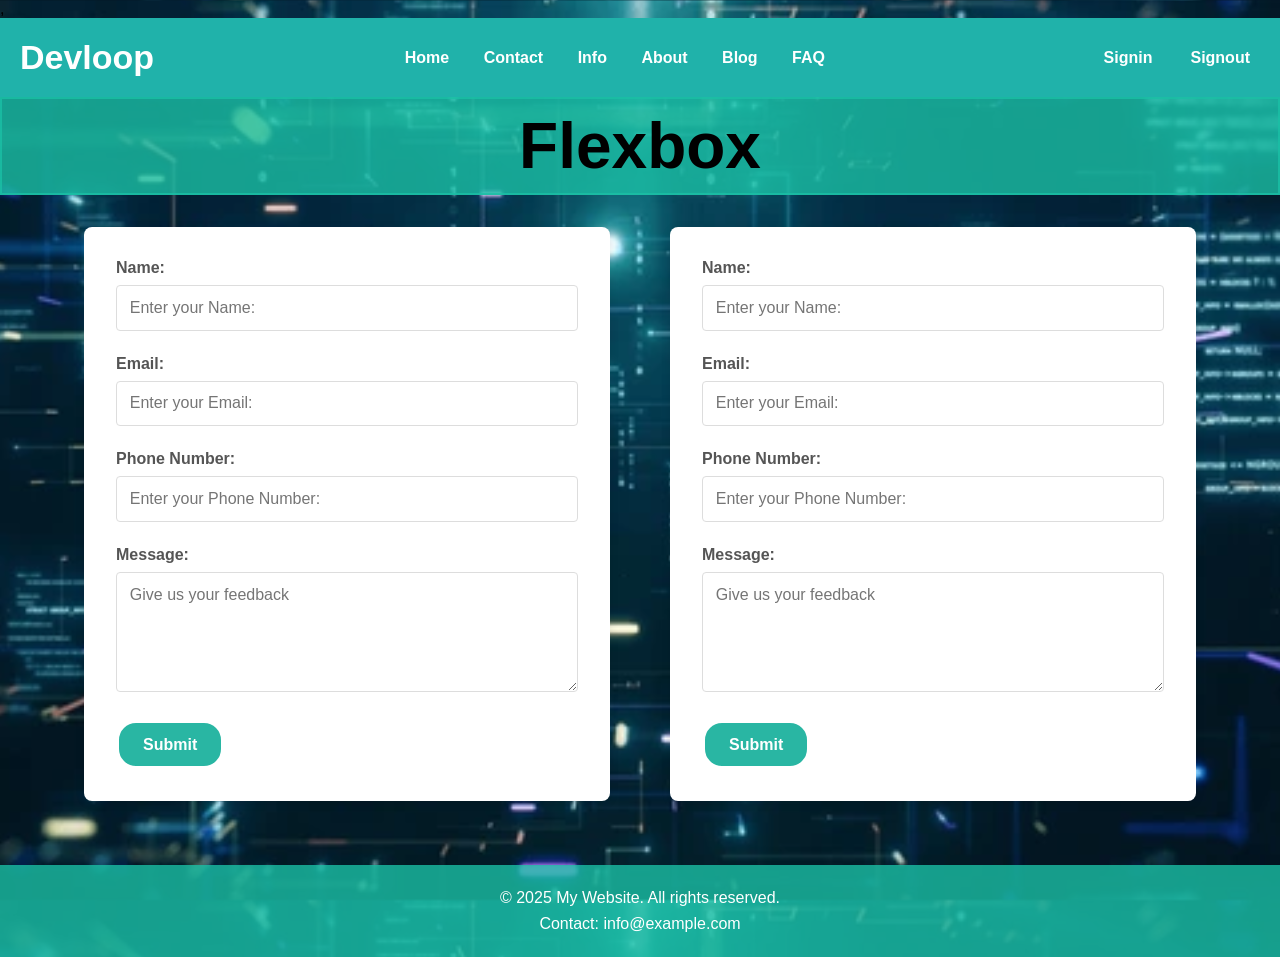
<file: Day 3 Practice/Task/index.html>
<!DOCTYPE html>
<html lang="en">
<head>
    <meta charset="UTF-8">
    <meta name="viewport" content="width=device-width, initial-scale=1.0">
    <title>Day 3</title>
    <link rel="stylesheet" href="style.css">
</head>
<body>,
    <body class="back-image"></body>

    <div class="navbar">
        <a href="#" class="logo">Devloop</a>

        <div class="navlinks">
            <a href="#" class="link" >Home</a>
            <a href="#" class="link" >Contact</a>
            <a href="#" class="link" >Info</a>
            <a href="#" class="link" >About</a>
            <a href="#" class="link" >Blog</a>
            <a href="#" class="link" >FAQ</a>
        </div>

        <div class="useroption">
            <a href="#">Signin</a>
            <a href="#">Signout</a>
        </div>
    </div>


    <header class="head">
        <h1>Flexbox</h1>
    </header>

    <main class="container">
        <section class="sectionflex"> 
        <section class="contact-form">
        <form action="#" method="post">
        <div class="form-group">
            <label for="name">Name:</label>
            <input type="text" id="name" name="name" placeholder="Enter your Name:" required>
        </div>

        <div class="form-group">
            <label for="email">Email:</label>
            <input type="email" id="email" name="email" placeholder="Enter your Email:" required>
        </div>

        <div class="form-group">
            <label for="number">Phone Number:</label>
            <input onsubmit="phoneNumber()" type="text" id="number" name="number" placeholder="Enter your Phone Number:" required>
        </div>

        <div class="form-group">
            <label for="message">Message:</label>
            <textarea id="message" name="message" rows="5" placeholder="Give us your feedback" required></textarea>
        </div>
        <button type="submit" class="submit-btn">Submit</button>
      </form>
    </section>

    <section class="contact-form">
        <form action="#" method="post">
        <div class="form-group">
            <label for="name">Name:</label>
            <input type="text" id="name" name="name" placeholder="Enter your Name:" required>
        </div>

        <div class="form-group">
            <label for="email">Email:</label>
            <input type="email" id="email" name="email" placeholder="Enter your Email:" required>
        </div>

        <div class="form-group">
            <label for="number">Phone Number:</label>
            <input type="text" id="number" name="number" placeholder="Enter your Phone Number:" required>
        </div>

        <div class="form-group">
            <label for="message">Message:</label>
            <textarea id="message" name="message" rows="5" placeholder="Give us your feedback" required></textarea>
        </div>
        <button onclick="submitForm()" type="submit" class="submit-btn">Submit</button>
      </form>
    </section>
</section>
    </main>

    <footer class="site-footer">
        <div class="container">
            <p>&copy; 2025 My Website. All rights reserved.</p>
            <p>Contact: info@example.com</p>
        </div>
    </footer>
    

    <script>
        num = [1, 2, 3, 4, 5, 6, 7, 8, 9]
        function phoneNumber(){
            const phoneNumber = document.getElementById("number").value;
            if(!isNaN(phoneNumber) && phoneNumber.length === 10){
                console.log("Valid phone number entered: " + phoneNumber);
            }
            if(phoneNumber){
                alert("Phone number entered: " + phoneNumber);
            }
            else{ 
                alert("Please enter a phone number in digits.");
            }
        }
    
        function submitForm() {
            alert("Form has been submitted")
        }
    </script>
</body>
</html>
</file>
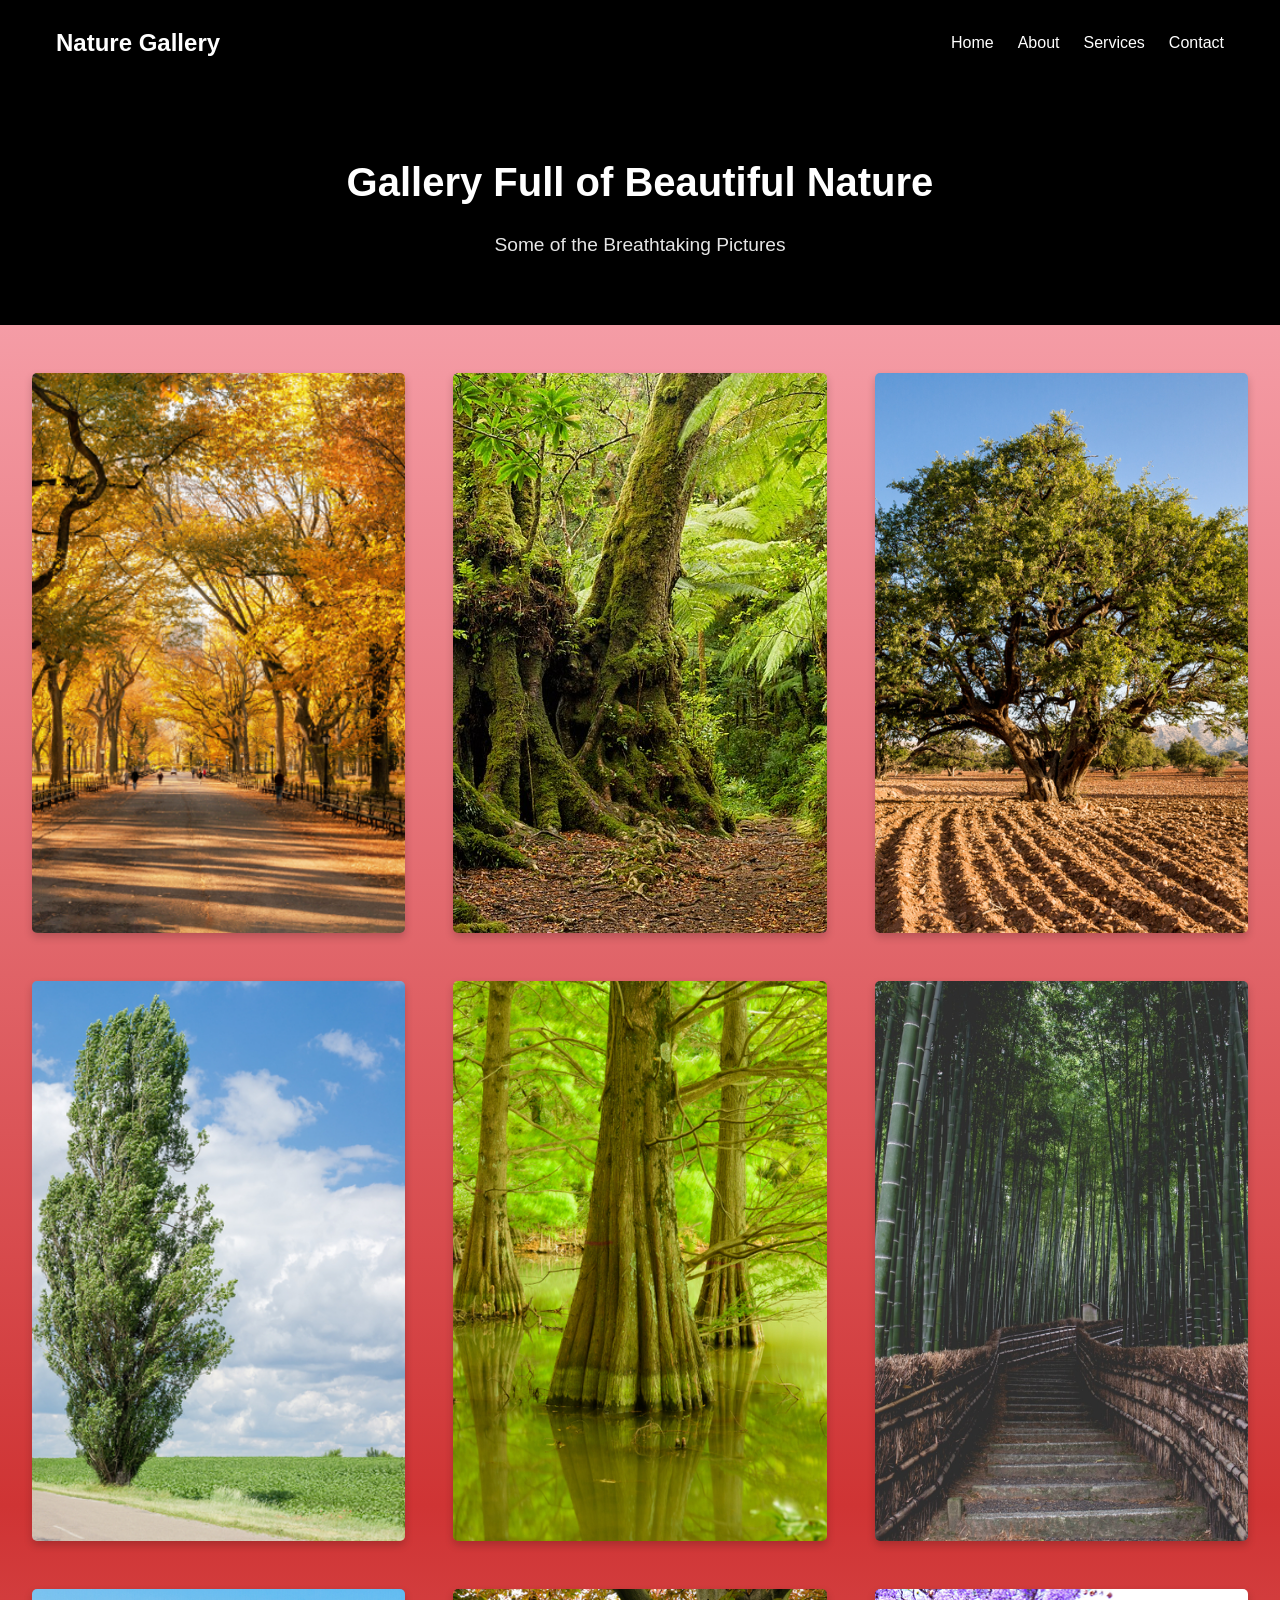
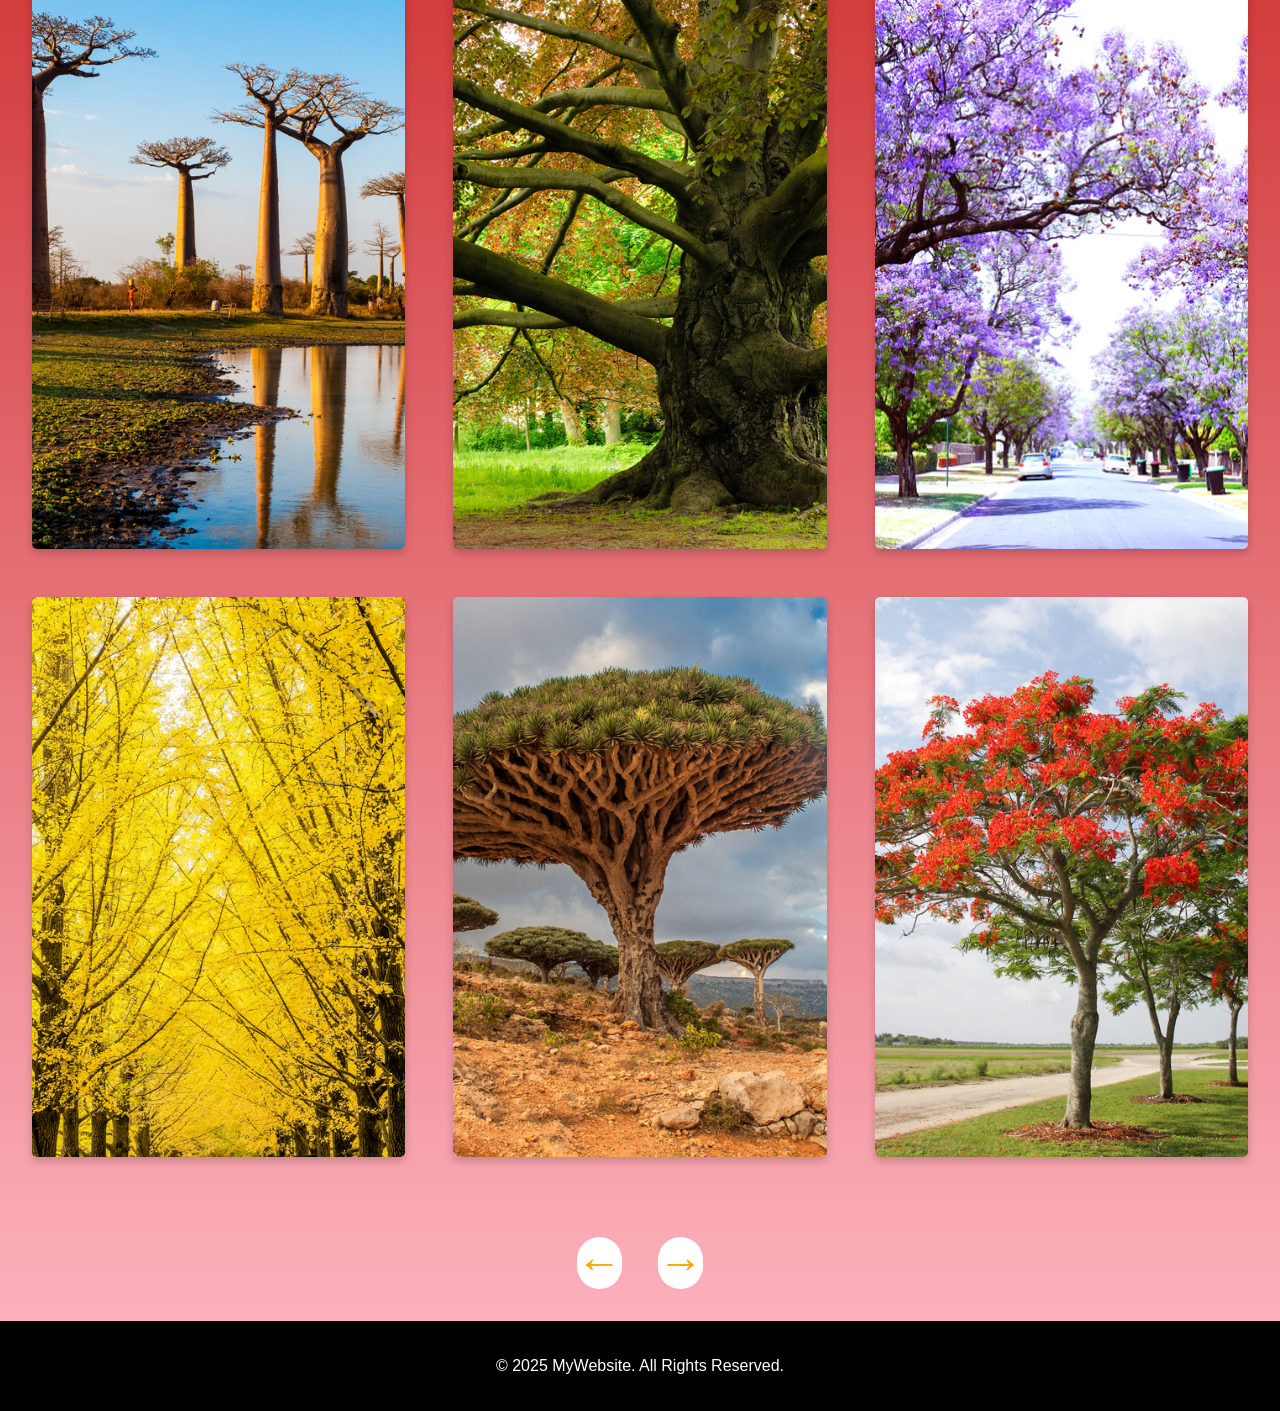
<file: Day 5/Exercise/index.html>
<!DOCTYPE html>
<html lang="en">
<head>
    <meta charset="UTF-8">
    <meta name="viewport" content="width=device-width, initial-scale=1.0">
    <title>Website Layout</title>
    <link rel="stylesheet" href="styles.css">
</head>
<body>

    <nav>
        <div class="nav-container">
            <a href="#" class="logo">Nature Gallery</a>
            <ul class="nav-links">
                <li><a href="#">Home</a></li>
                <li><a href="#">About</a></li>
                <li><a href="#">Services</a></li>
                <li><a href="#">Contact</a></li>
            </ul>
        </div>
    </nav>


    <header>
        <h1>Gallery Full of Beautiful Nature</h1>
        <p>Some of the Breathtaking Pictures</p>
    </header>

    <main>
        <div class="container">
            <div class="containeritem">
                <img src="images/1.jpg" alt="" class="image">
            </div>

            <div class="containeritem">
                <img src="images/2.jpg" alt="" class="image">
            </div>

            <div class="containeritem">
                <img src="images/3.jpg" alt="" class="image">
            </div>

            <div class="containeritem">
                <img src="images/4.jpg" alt="" class="image">
            </div>

            <div class="containeritem">
                <img src="images/5.jpg" alt="" class="image">
            </div>

            <div class="containeritem">
                <img src="images/6.png" alt="" class="image">
            </div>

            <div class="containeritem">
                <img src="images/7.jpg" alt="" class="image">
            </div>

            <div class="containeritem">
                <img src="images/8.jpg" alt="" class="image">
            </div>

            <div class="containeritem">
                <img src="images/9.jpg" alt="" class="image">
            </div>

            <div class="containeritem">
                <img src="images/10.jpg" alt="" class="image">
            </div>

            <div class="containeritem">
                <img src="images/11.jpg" alt="" class="image">
            </div>

            <div class="containeritem">
                <img src="images/12.jpg" alt="" class="image">
            </div>

        </div>
    </main>

    <div class="nextprebtn">
        <button class="previous">&#8592;</button>
        <button class="next">&#8594;</button>
    </div>

    <footer>
        <div class="footer-bottom">
            <p>&copy; 2025 MyWebsite. All Rights Reserved.</p>
        </div>
    </footer>
</body>
</html>
</file>
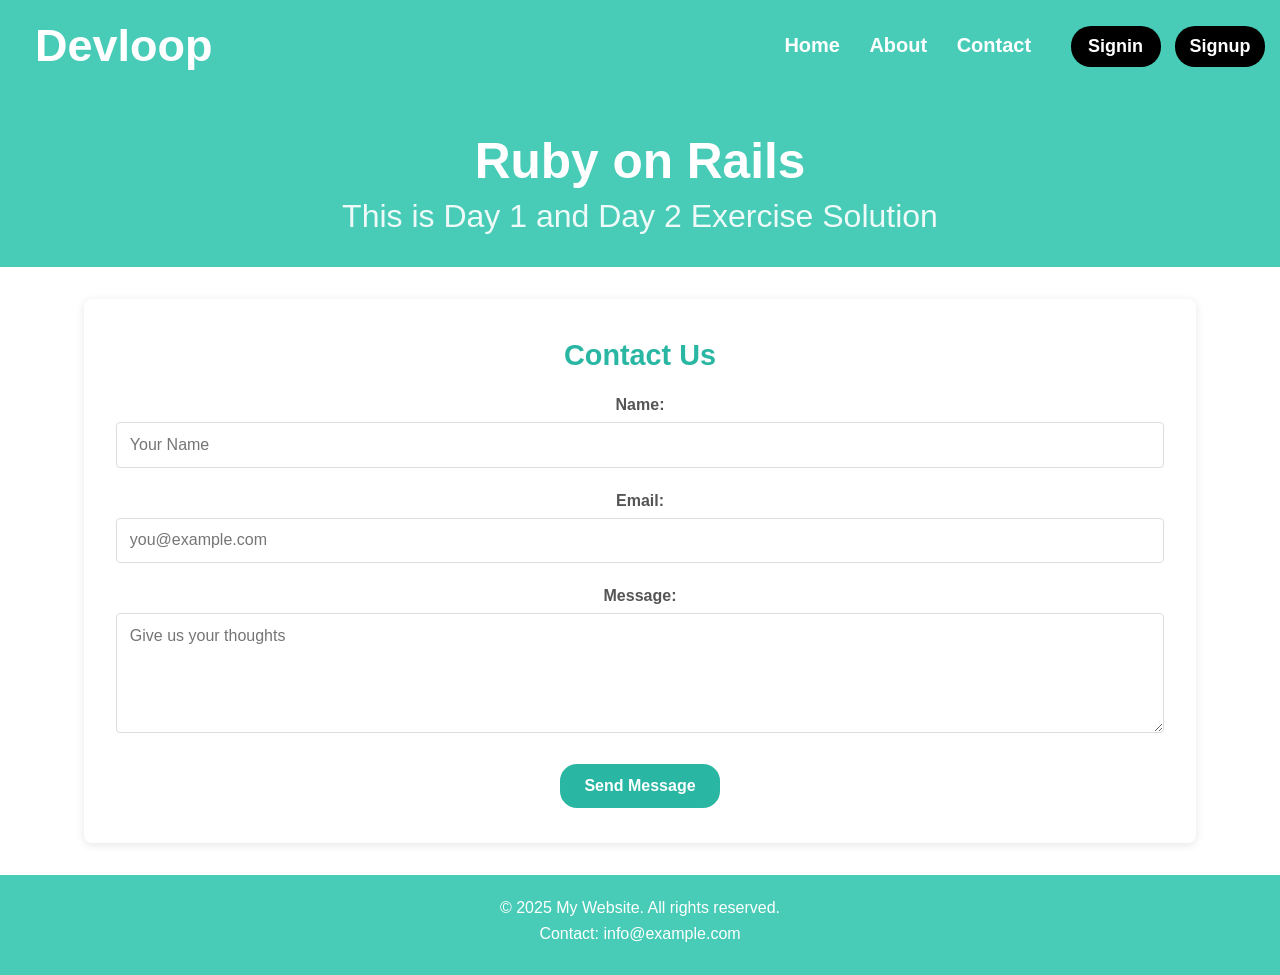
<file: Day1&2 Tasks/Tasks/index.html>
<!DOCTYPE html>
<html lang="en">
<head>
    <meta charset="UTF-8">
    <meta name="viewport" content="width=device-width, initial-scale=1.0">
    <title>Devloop</title>
    <link rel="stylesheet" href="styles.css">
</head>
<body>
    <nav class="navbar">
		<div class="navdiv">
			<div class="logo"><a href="#" class="nav-link">Devloop</a> </div>
			<ul>
				<li class="navitem"><a href="#">Home</a></li>
				<li class="navitem"><a href="#">About</a></li>
				<li class="navitem"><a href="#">Contact</a></li>
				<button class="signin">Signin</button>
				<button class="signup">Signup</button>
			</ul>
		</div>
	</nav>

	<header class="site-header">
        <div class="container">
            <h1>Ruby on Rails</h1>
            <p>This is Day 1 and Day 2 Exercise Solution</p>
        </div>
    </header>
	
	<main class="container">
        <section class="contact-form">
            <h2>Contact Us</h2>
            <form action="#" method="POST">
                <div class="form-group">
                    <label for="name">Name:</label>
                    <input type="text" id="name" name="name" placeholder="Your Name" required>
                </div>
                
                <div class="form-group">
                    <label for="email">Email:</label>
                    <input type="email" id="email" name="email" placeholder="you@example.com" required>
                </div>
                
                <div class="form-group">
                    <label for="message">Message:</label>
                    <textarea id="message" name="message" rows="5" placeholder="Give us your thoughts" required></textarea>
                </div>
                
                <button type="submit" class="submit-btn">Send Message</button>
            </form>
        </section>
    </main>

	<footer class="site-footer">
        <div class="container">
            <p>&copy; 2025 My Website. All rights reserved.</p>
            <p>Contact: info@example.com</p>
        </div>
    </footer>
    
</body>
</html>
</file>
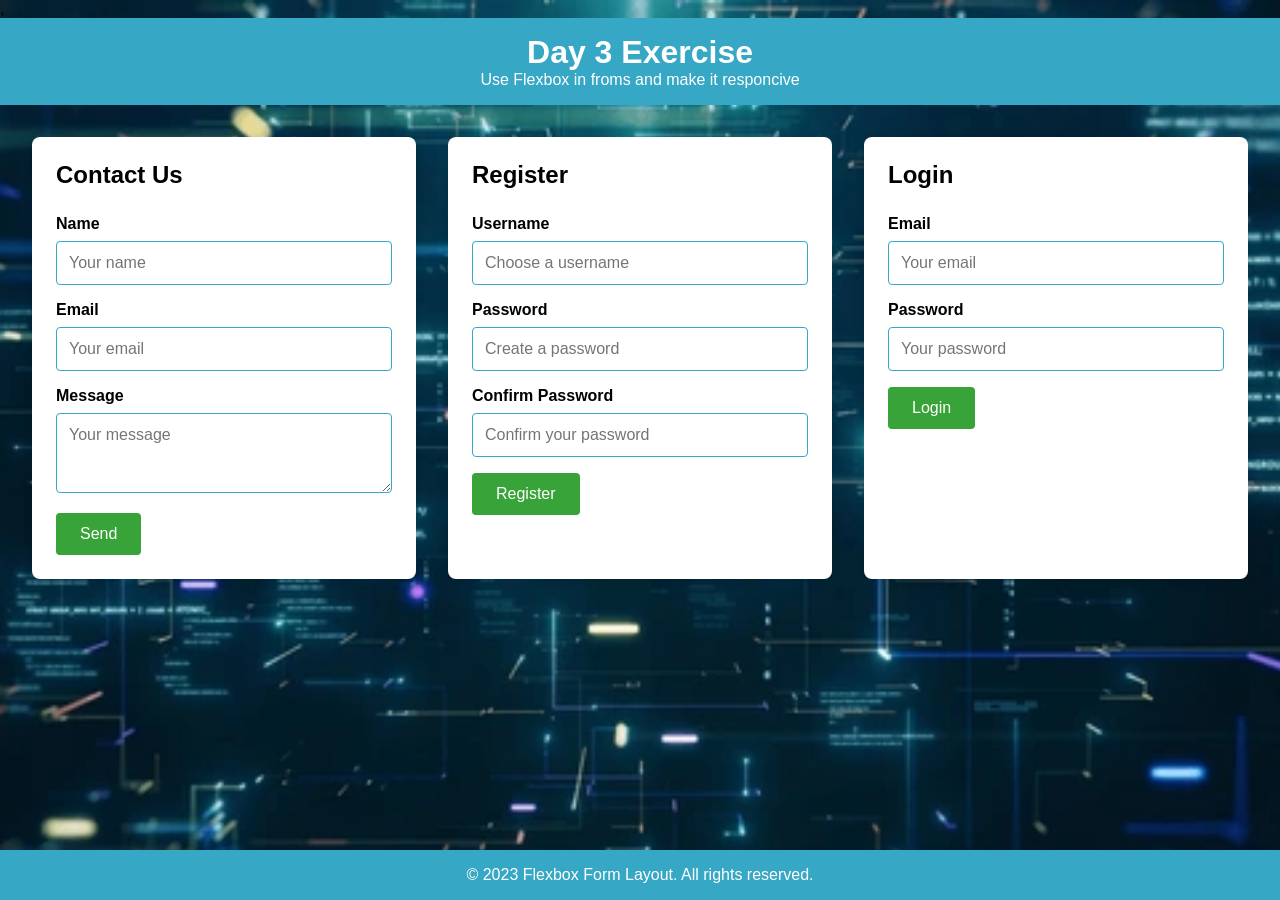
<file: Day3/Task/index.html>
<!DOCTYPE html>
<html lang="en">
<head>
    <meta charset="UTF-8">
    <meta name="viewport" content="width=device-width, initial-scale=1.0">
    <title>Day 3 Task</title>
    <link rel="stylesheet" href="style.css">
</head>
<body>,
    <body class="back-image"></body>
    <header>
        <h1>Day 3 Exercise</h1>
        <p>Use Flexbox in froms and make it responcive</p>
    </header>

    <main>
        <div class="forms-container">
            <div class="form-card">
                <h2 class="form-title">Contact Us</h2>
                <form>
                    <div class="form-group">
                        <label for="name">Name</label>
                        <input type="text" id="name" placeholder="Your name">
                    </div>
                    <div class="form-group">
                        <label for="email">Email</label>
                        <input type="email" id="email" placeholder="Your email">
                    </div>
                    <div class="form-group">
                        <label for="message">Message</label>
                        <textarea id="message" rows="3" placeholder="Your message"></textarea>
                    </div>
                    <button type="submit">Send</button>
                </form>
            </div>

            
            <div class="form-card">
                <h2 class="form-title">Register</h2>
                <form>
                    <div class="form-group">
                        <label for="username">Username</label>
                        <input type="text" id="username" placeholder="Choose a username">
                    </div>
                    <div class="form-group">
                        <label for="password">Password</label>
                        <input type="password" id="password" placeholder="Create a password">
                    </div>
                    <div class="form-group">
                        <label for="confirm-password">Confirm Password</label>
                        <input type="password" id="confirm-password" placeholder="Confirm your password">
                    </div>
                    <button type="submit">Register</button>
                </form>
            </div>

            
            <div class="form-card">
                <h2 class="form-title">Login</h2>
                <form>
                    <div class="form-group">
                        <label for="login-email">Email</label>
                        <input type="email" id="login-email" placeholder="Your email">
                    </div>
                    <div class="form-group">
                        <label for="login-password">Password</label>
                        <input type="password" id="login-password" placeholder="Your password">
                    </div>
                    
                    <button type="submit">Login</button>
                </form>
            </div>
        </div>
    </main>

    <footer>
        <p>&copy; 2023 Flexbox Form Layout. All rights reserved.</p>
    </footer>
</body>
</html>
</file>
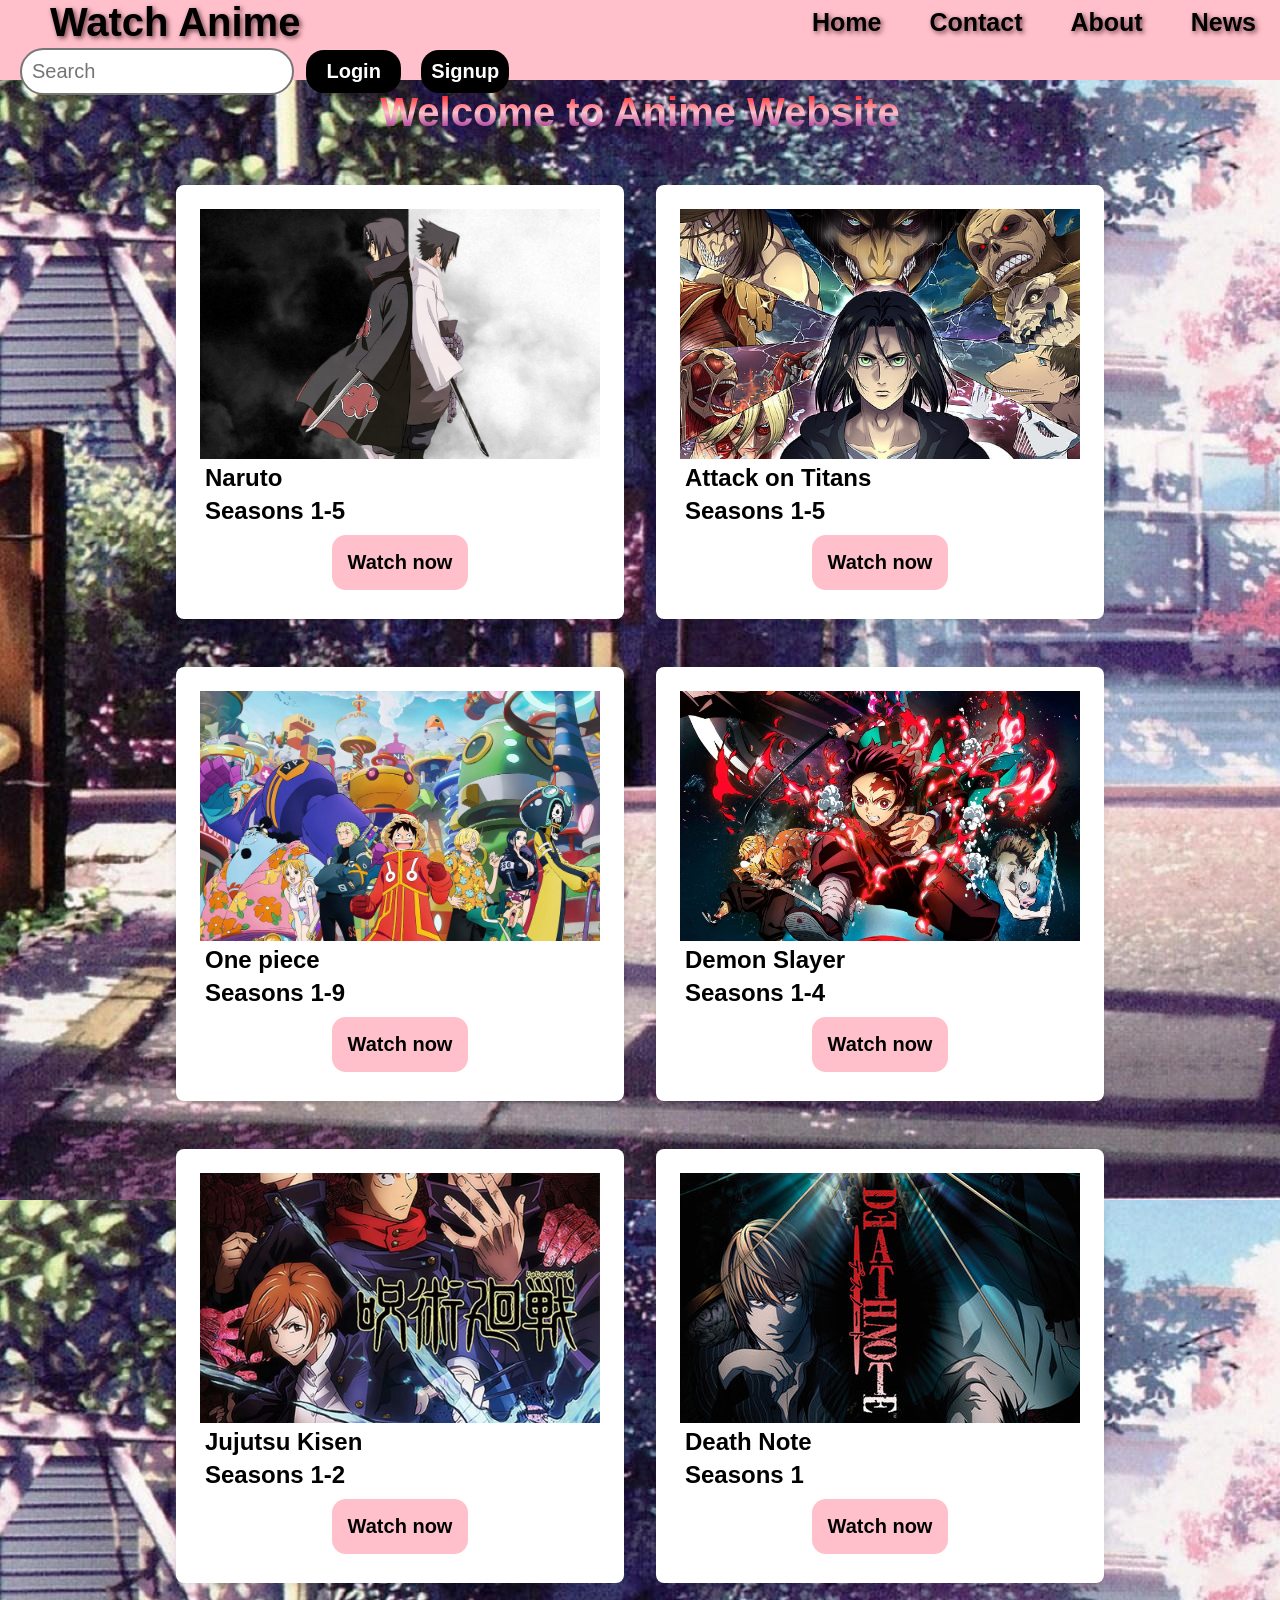
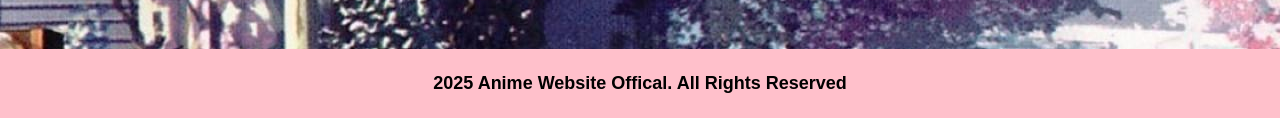
<file: Day4/Exercise/index.html>
<!DOCTYPE html>
<html lang="en">
<head>
    <meta charset="UTF-8">
    <meta name="viewport" content="width=device-width, initial-scale=1.0">
    <title>Exercise Day 4</title>
    <link rel="stylesheet" href="style.css">
</head>
<body>
    <nav class="navbar">
        <div class="logo">
            <p>Watch Anime</p>
        </div>
        <div class="navitems">
        <ul>
            <lu class="navitem">Home</lu>
            <lu class="navitem">Contact</lu>
            <lu class="navitem">About</lu>
            <lu class="navitem">News</lu>
        </ul>
        </div>
    <div class="space">
        <input type="text" name="search" id="search" placeholder="Search">
        <div class="buttons">
        <button class="login">Login</button>
        <button class="signup">Signup</button>
        </div>
    </div>
    </nav>

    <header class="head">Welcome to Anime Website</header>
    <main>
        <div class="container">
            <div class="containeritem">
                <div class="imagecontainer">
                    <img src="N.jpg" alt="" class="image">
                </div>
                <div class="text">
                    <p>Naruto</p>
                    <p>Seasons 1-5</p>
                </div>
                <div class="buttoncontainer">
                    <button>Watch now</button>
                </div>
            </div>


            <div class="containeritem">
                <div class="imagecontainer">
                    <img src="AOT.jpg" alt="" class="image">
                </div>
                <div class="text">
                    <p>Attack on Titans</p>
                    <p>Seasons 1-5</p>
                </div>
                <div class="buttoncontainer">
                    <button>Watch now</button>
                </div>
            </div>


            <div class="containeritem">
                <div class="imagecontainer">
                    <img src="OP.webp" alt="Avatar" class="image">
                </div>
                <div class="text">
                    <p>One piece</p>
                    <p>Seasons 1-9</p>
                </div>
                <div class="buttoncontainer">
                    <button>Watch now</button>
                </div>
            </div>


            <div class="containeritem">
                <div class="imagecontainer">
                    <img src="DS.webp" alt="" class="image">
                </div>
                <div class="text">
                    <p>Demon Slayer</p>
                    <p>Seasons 1-4</p>
                </div>
                <div class="buttoncontainer">
                    <button>Watch now</button>
                </div>
            </div>


            <div class="containeritem">
                <div class="imagecontainer">
                    <img src="JJK.jpg" alt="" class="image">
                </div>
                <div class="text">
                    <p>Jujutsu Kisen</p>
                    <p>Seasons 1-2</p>
                </div>
                <div class="buttoncontainer">
                    <button>Watch now</button>
                </div>
            </div>


            <div class="containeritem">
                <div class="imagecontainer">
                    <img src="DN.jpg" alt="" class="image">
                </div>
                <div class="text">
                    <p>Death Note</p>
                    <p>Seasons 1</p>
                </div>
                <div class="buttoncontainer">
                    <button>Watch now</button>
                </div>
            </div>
        </div>
    </main>

    <footer>
        <p>2025 Anime Website Offical. All Rights Reserved</p>
    </footer>
</body>
</html>
</file>
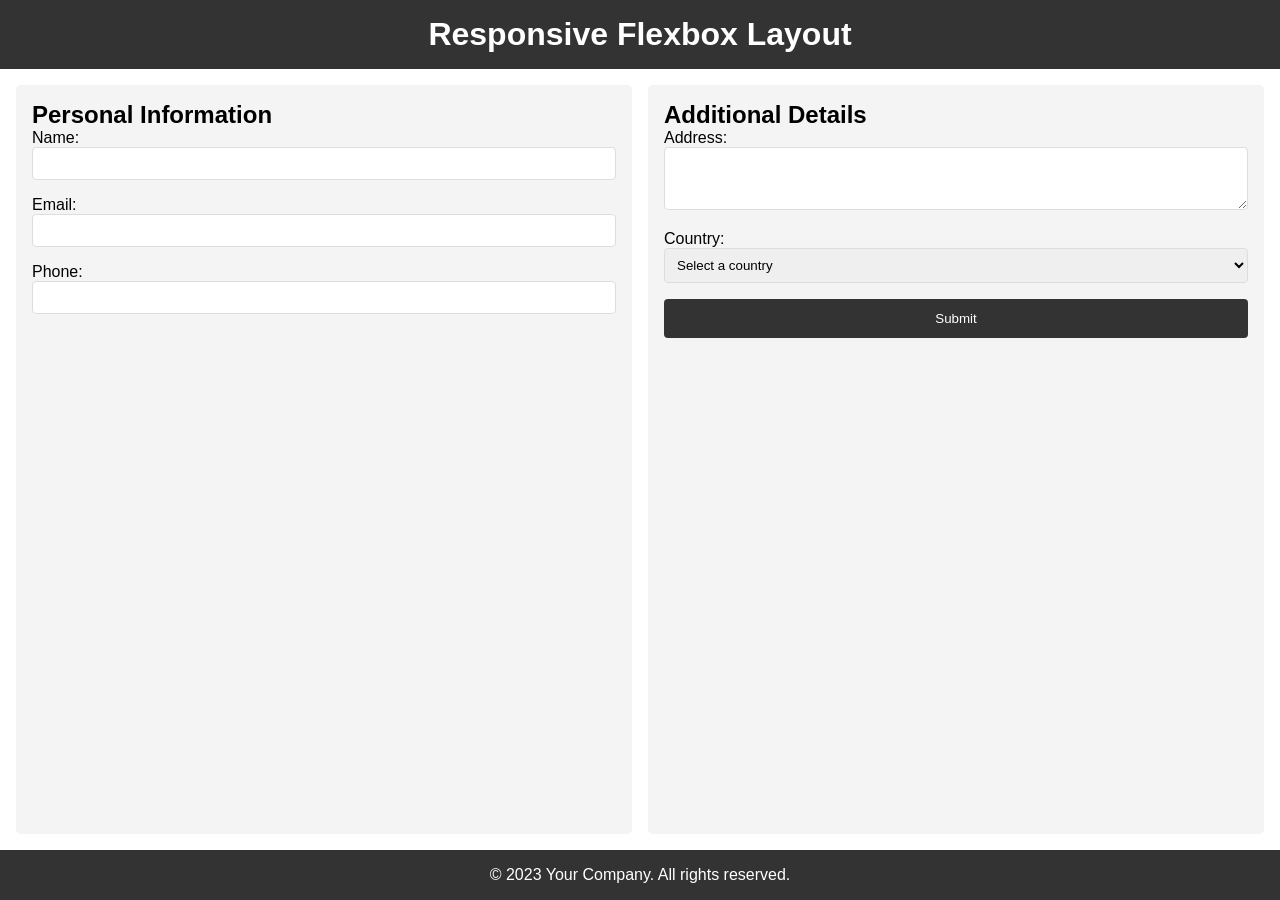
<file: htmlcssjs/Flexbox Grid CSS/index.html>
<!DOCTYPE html>
<html lang="en">
<head>
    <meta charset="UTF-8">
    <meta name="viewport" content="width=device-width, initial-scale=1.0">
    <title>Flexbox Layout</title>
    <style>
        * {
            box-sizing: border-box;
            margin: 0;
            padding: 0;
        }
        
        body {
            font-family: Arial, sans-serif;
            min-height: 100vh;
            display: flex;
            flex-direction: column;
        }
        
        header {
            background-color: #333;
            color: white;
            padding: 1rem;
            text-align: center;
        }
        
        .main-content {
            display: flex;
            flex: 1;
            padding: 1rem;
            gap: 1rem;
        }
        
        .form-container {
            display: flex;
            flex-wrap: wrap;
            gap: 1rem;
            flex: 1;
        }
        
        .form-column {
            flex: 1;
            min-width: 250px;
            padding: 1rem;
            background-color: #f4f4f4;
            border-radius: 5px;
        }
        
        form {
            display: flex;
            flex-direction: column;
            gap: 1rem;
        }
        
        input, textarea, select {
            width: 100%;
            padding: 0.5rem;
            border: 1px solid #ddd;
            border-radius: 4px;
        }
        
        button {
            background-color: #333;
            color: white;
            padding: 0.75rem;
            border: none;
            border-radius: 4px;
            cursor: pointer;
        }
        
        footer {
            background-color: #333;
            color: white;
            text-align: center;
            padding: 1rem;
            margin-top: auto;
        }
        
        @media (max-width: 768px) {
            .main-content {
                flex-direction: column;
            }
            
            .form-column {
                min-width: 100%;
            }
        }
    </style>
</head>
<body>
    <header>
        <h1>Responsive Flexbox Layout</h1>
    </header>
    
    <div class="main-content">
        <div class="form-container">
            <div class="form-column">
                <h2>Personal Information</h2>
                <form>
                    <div>
                        <label for="name">Name:</label>
                        <input type="text" id="name" required>
                    </div>
                    <div>
                        <label for="email">Email:</label>
                        <input type="email" id="email" required>
                    </div>
                    <div>
                        <label for="phone">Phone:</label>
                        <input type="tel" id="phone">
                    </div>
                </form>
            </div>
            
            <div class="form-column">
                <h2>Additional Details</h2>
                <form>
                    <div>
                        <label for="address">Address:</label>
                        <textarea id="address" rows="3"></textarea>
                    </div>
                    <div>
                        <label for="country">Country:</label>
                        <select id="country">
                            <option value="">Select a country</option>
                            <option value="us">United States</option>
                            <option value="ca">Canada</option>
                            <option value="uk">United Kingdom</option>
                        </select>
                    </div>
                    <button type="submit">Submit</button>
                </form>
            </div>
        </div>
    </div>
    
    <footer>
        <p>&copy; 2023 Your Company. All rights reserved.</p>
    </footer>
</body>
</html>
</file>
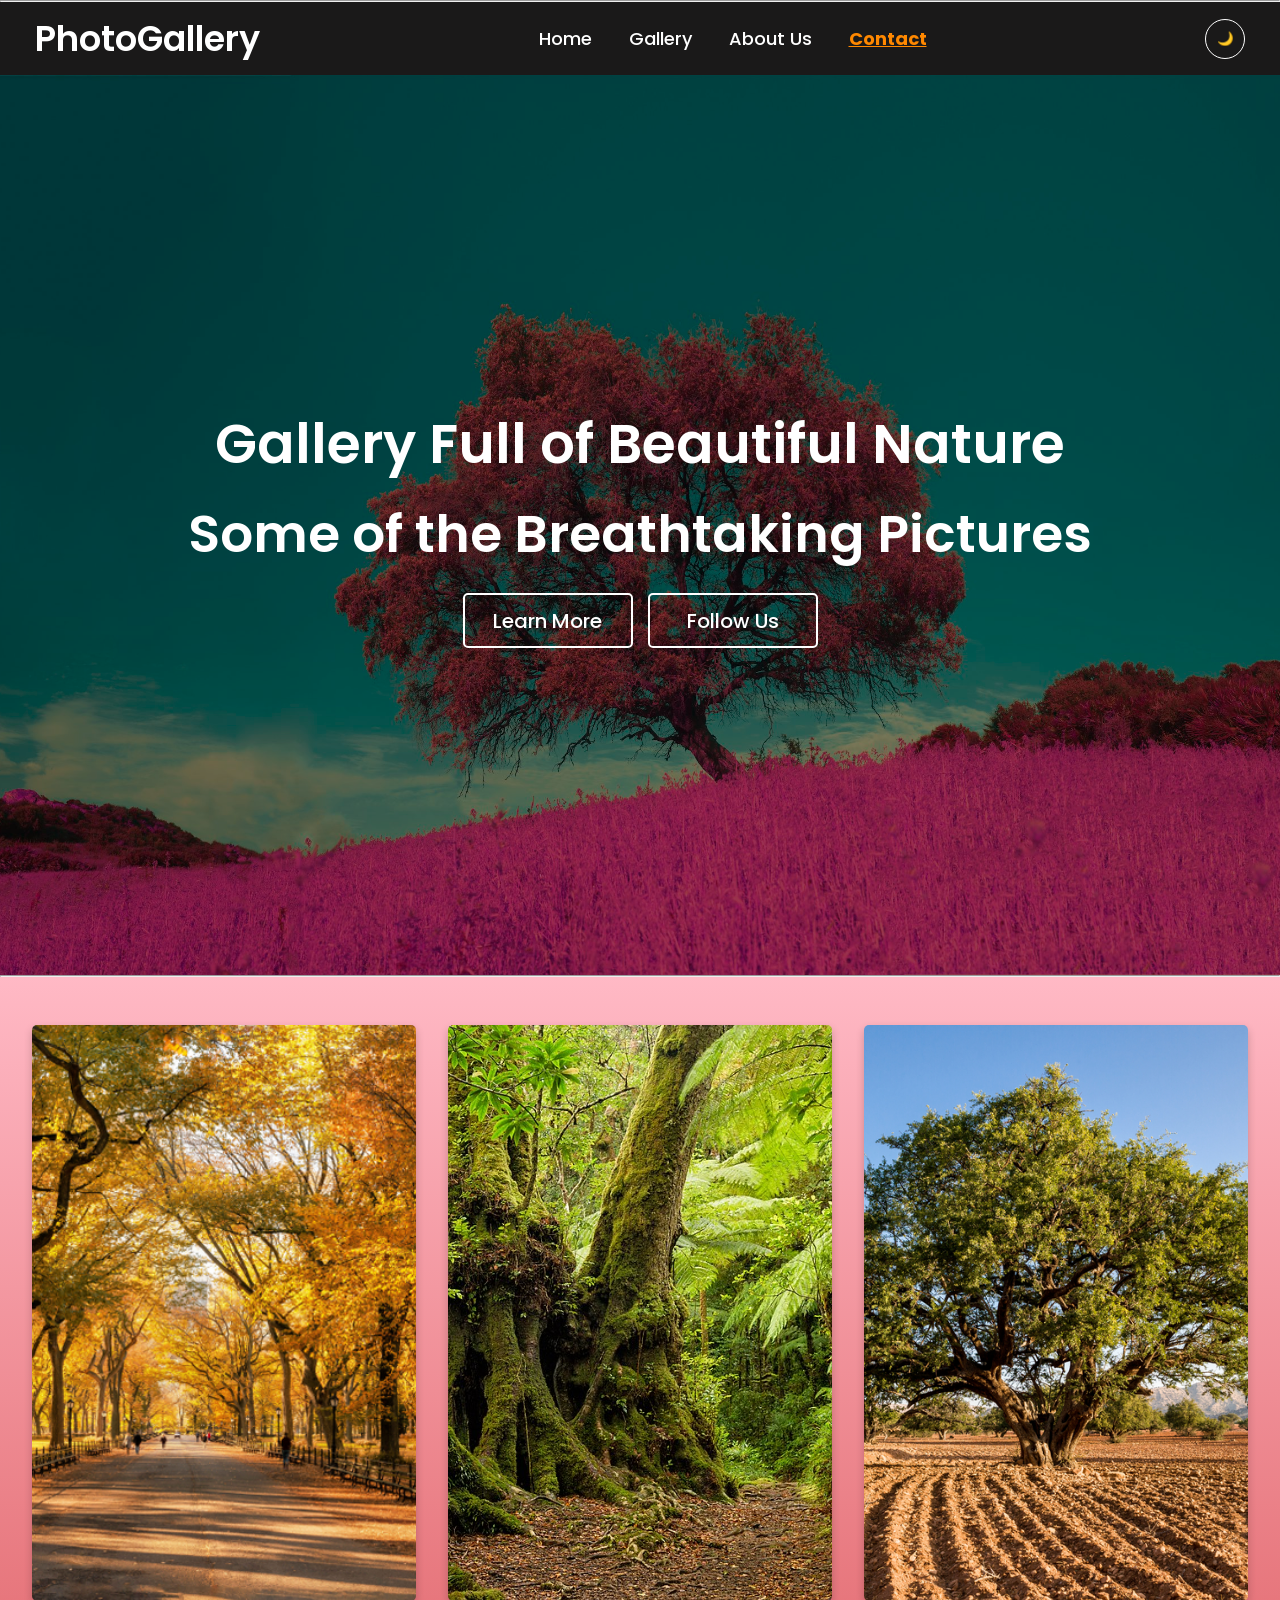
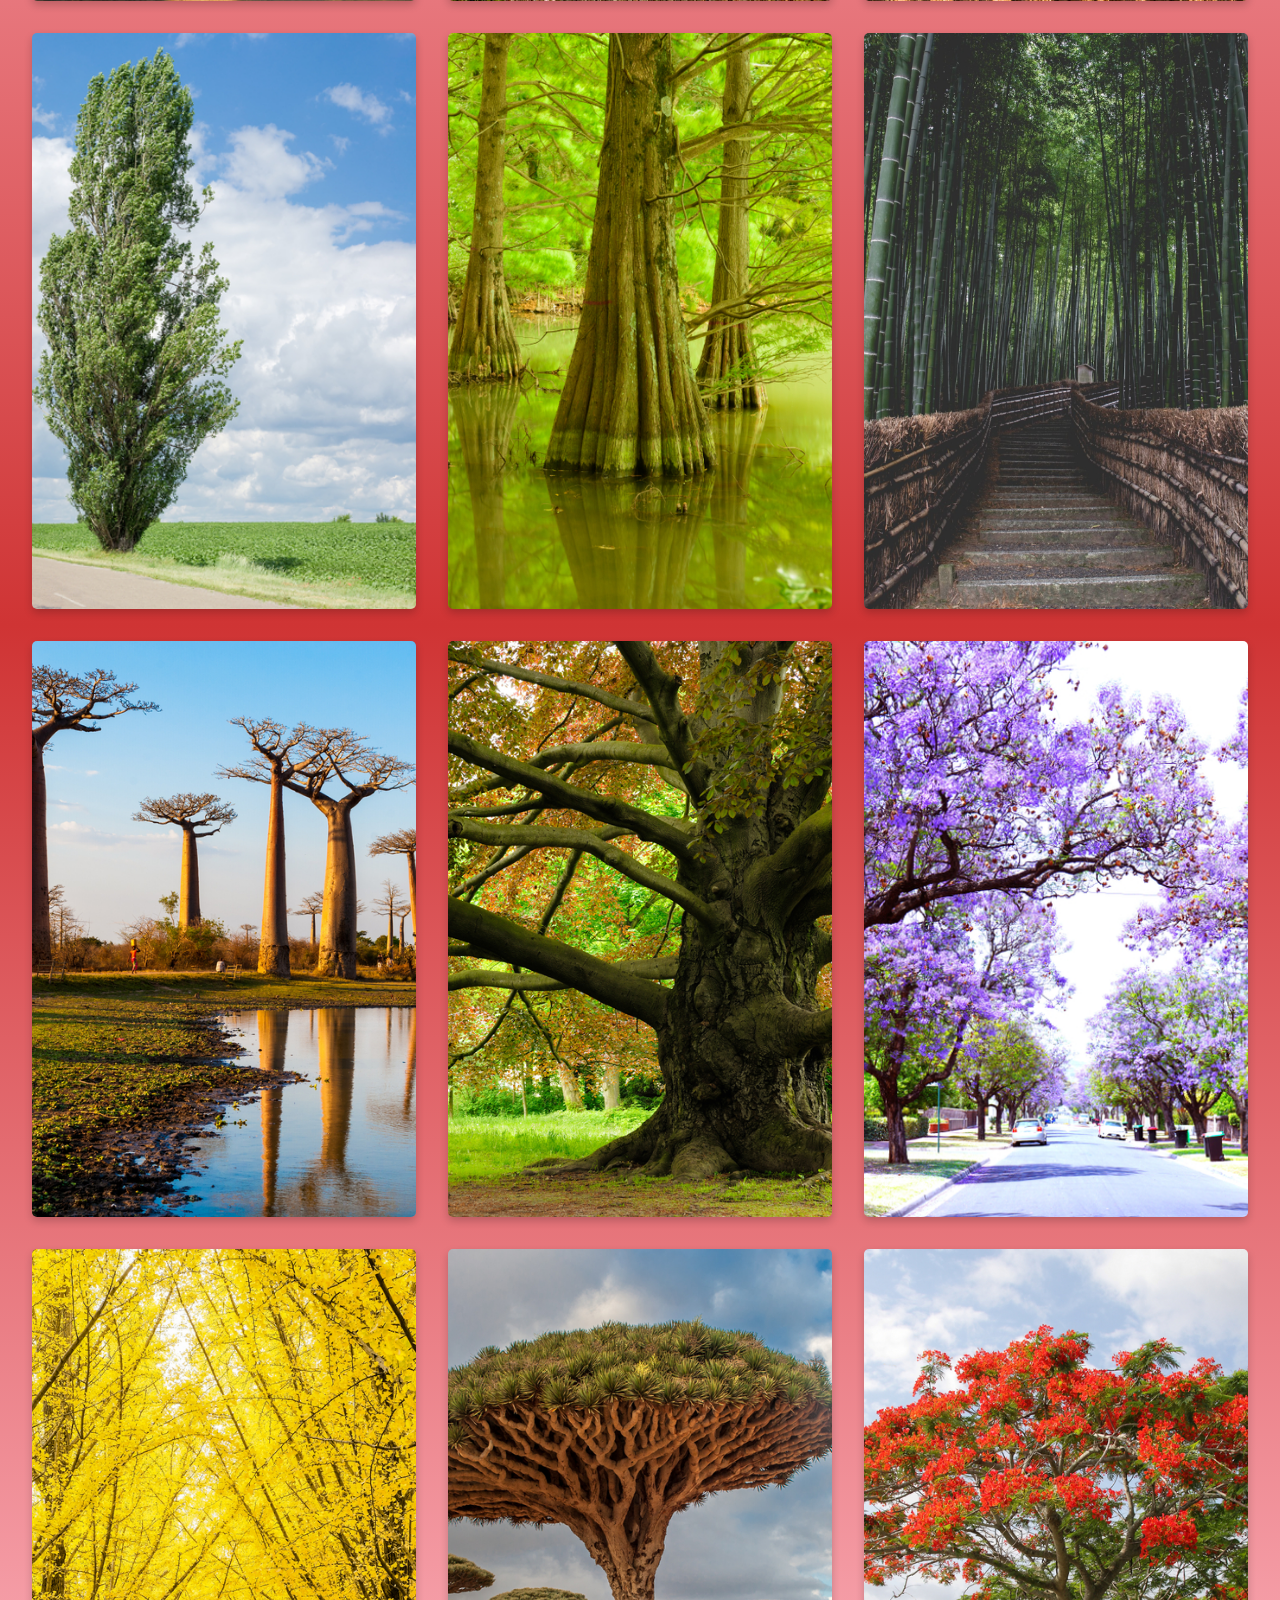
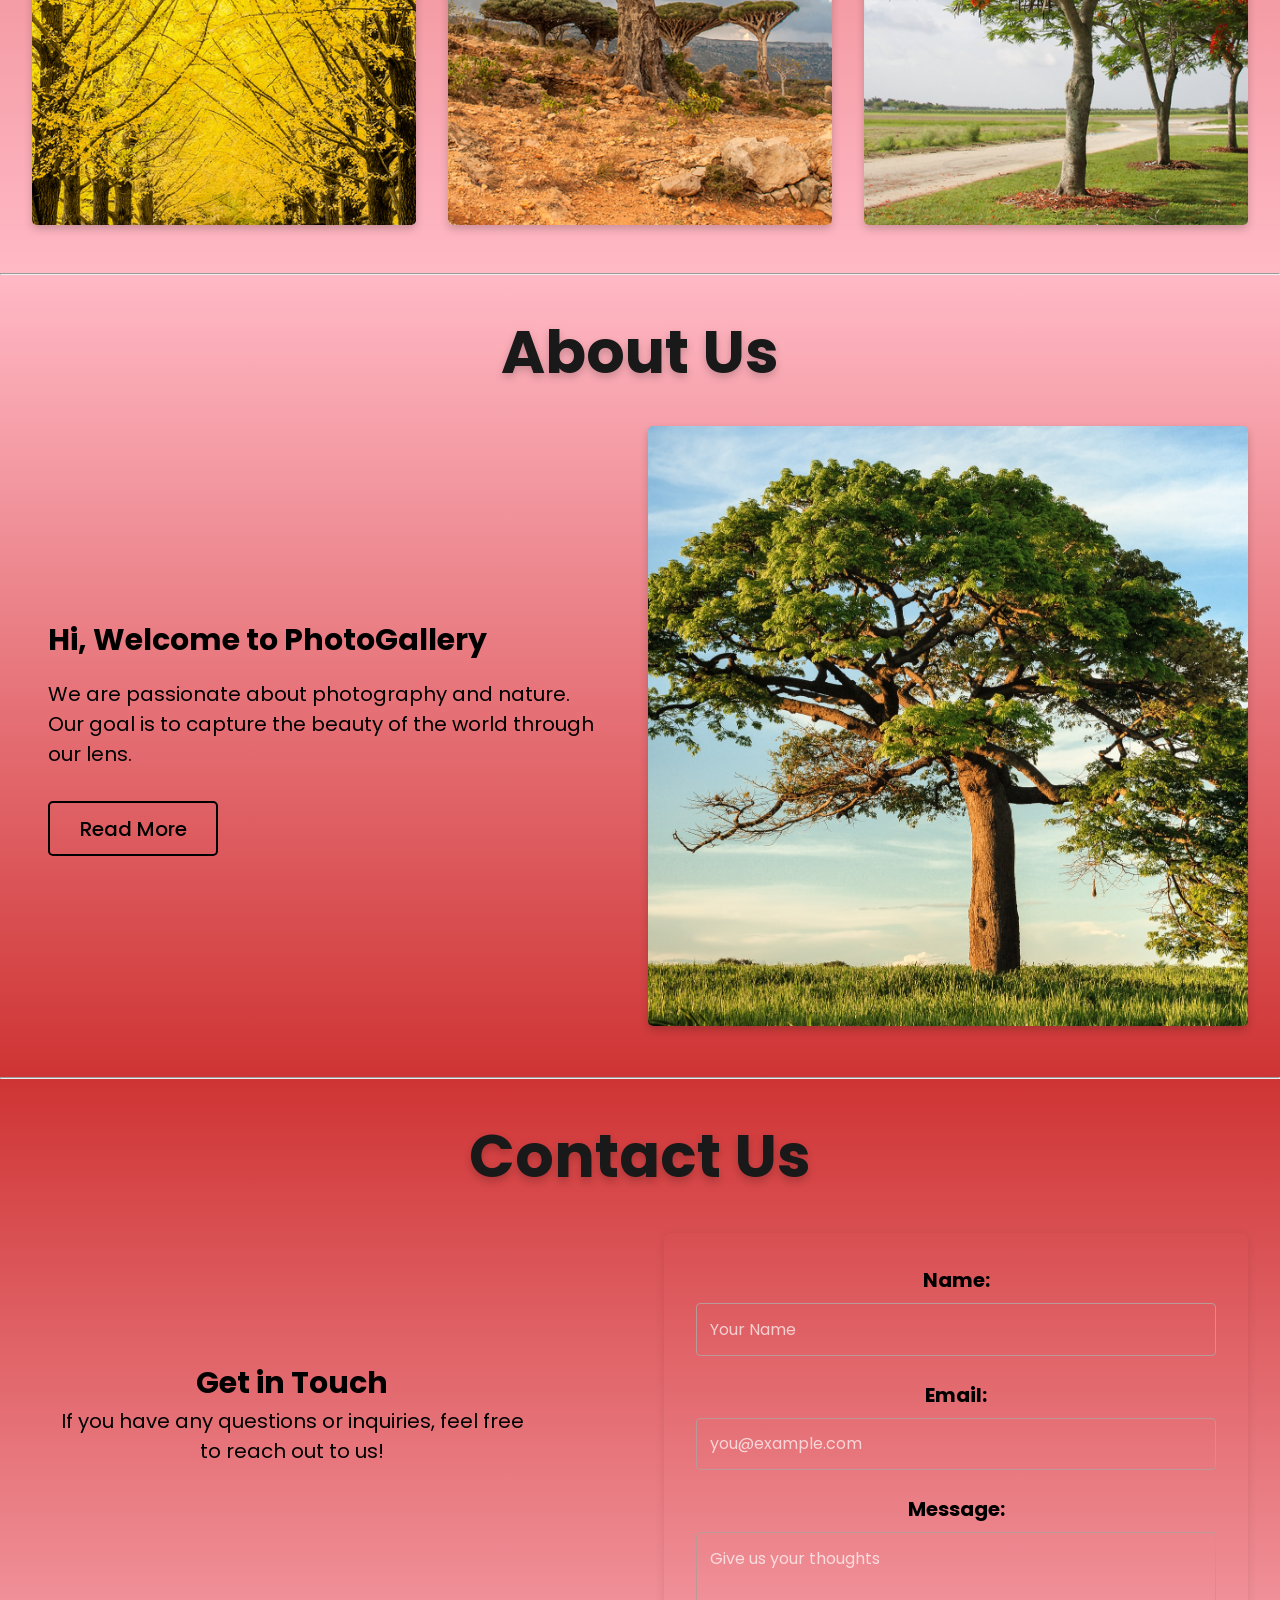
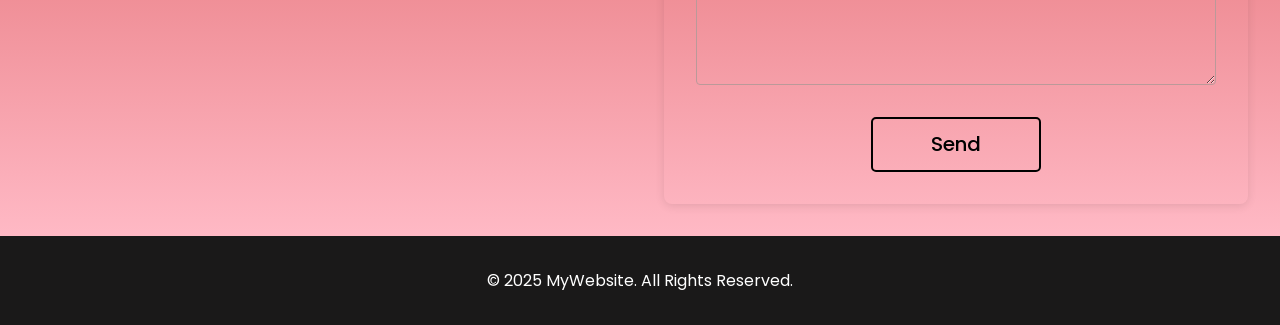
<file: Week 2 Day 1/web/index.html>
<!DOCTYPE html>
<html lang="en" dir="ltr">
  <head>
    <meta charset="UTF-8" />
    <meta name="viewport" content="width=device-width, initial-scale=1.0" />
    <title>Photo Gallery</title>
    <link rel="stylesheet" href="style.css" />
  </head>
  <body>
    <hr>
    <!--Home Page-->
    <nav>
      <div class="menu">
        <div class="logo">
          <a href="#">PhotoGallery</a>
        </div>
        <ul>
          <li><a href="#home">Home</a></li>
          <li><a href="#gallery">Gallery</a></li>
          <li><a href="#about">About Us</a></li>
          <li><a href="#contact">Contact</a></li>
        </ul>
        <button id="themeToggle" class="theme-toggle">🌙</button>
      </div>
    </nav>
    <!--Hero Section-->
    <div class="img">
    <div class="center">
      <div class="title">Gallery Full of Beautiful Nature</div>
      <div class="sub_title">Some of the Breathtaking Pictures</div>
      <div class="btns">
        <button>Learn More</button>
        <button>Follow Us</button>
      </div>
    </div>
  </div>
  <hr>
  
  <!--Gallery Page-->
    <main>
      <div class="container">
          <div class="containeritem">
              <img src="Images/1.jpg" alt="" class="image">
          </div>

          <div class="containeritem">
              <img src="Images/2.jpg" alt="" class="image">
          </div>

          <div class="containeritem">
              <img src="Images/3.jpg" alt="" class="image">
          </div>

          <div class="containeritem">
              <img src="Images/4.jpg" alt="" class="image">
          </div>

          <div class="containeritem">
              <img src="Images/5.jpg" alt="" class="image">
          </div>

          <div class="containeritem">
              <img src="Images/6.png" alt="" class="image">
          </div>

          <div class="containeritem">
              <img src="Images/7.jpg" alt="" class="image">
          </div>

          <div class="containeritem">
              <img src="Images/8.jpg" alt="" class="image">
          </div>

          <div class="containeritem">
              <img src="Images/9.jpg" alt="" class="image">
          </div>

          <div class="containeritem">
              <img src="Images/10.jpg" alt="" class="image">
          </div>

          <div class="containeritem">
              <img src="Images/11.jpg" alt="" class="image">
          </div>

          <div class="containeritem">
              <img src="Images/12.jpg" alt="" class="image">
          </div>

      </div>
  </main>
  <hr>

  <!--About Page-->

  <section class="about-section">
      <h1>About Us</h1>
    <div class="about-container">
      <div class="about-text">
        <h2>Hi, Welcome to PhotoGallery</h2>
        <p>We are passionate about photography and nature. Our goal is to capture the beauty of the world through our lens.</p>
        <button class="read">Read More</button>
      </div>
      <div class="about-image">
        <img src="Images/about.jpg" alt="About Us" id="aboutimage"/>
      </div>
    </div>
  </section>
  <hr>

  <!--Contact Page-->

  <section class="contact-section">
    <h1>Contact Us</h1>
    <div class="contact-div">
    <div class="contact-text">
      <h2>Get in Touch</h2>
      <p>If you have any questions or inquiries, feel free to reach out to us!</p>
    </div>
    <div class="contact-form">
        <form action="#" method="POST">
            <div class="form-group">
                <label for="name">Name:</label>
                <input type="text" id="name" name="name" placeholder="Your Name" maxlength="20" pattern="[A-Za-z]">
                <span id="errormessage"></span>
            </div>
            
            <div class="form-group">
                <label for="email">Email:</label>
                <input type="email" id="email" name="email" placeholder="you@example.com">
                <span id="errormessage"></span>
            </div>
            
            <div class="form-group">
                <label for="message">Message:</label>
                <textarea id="message" name="message" rows="5" placeholder="Give us your thoughts"></textarea>
                <span id="errormessage"></span>
            </div>
            
            <button type="submit" class="submit-btn">Send</button>
        </form>
      </div>
    </div>
  </section>

  <footer>
    <div class="footer-bottom">
        &copy; 2025 MyWebsite. All Rights Reserved.
    </div>
</footer>
<script src="script.js"></script>
  </body>
</html>
</file>
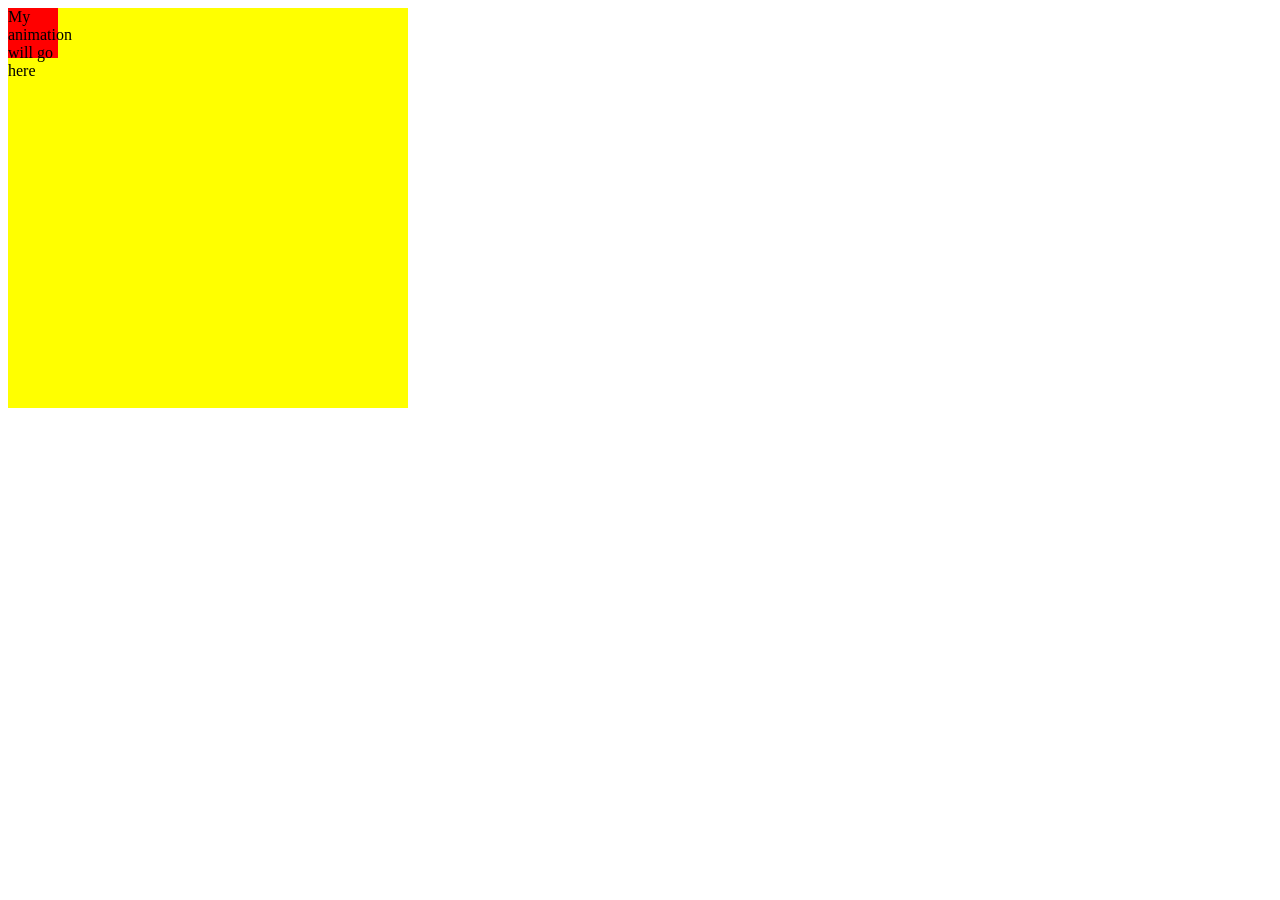
<file: htmlcssjs/HTMLDOM/Animate/index.html>
<!DOCTYPE html>
<html lang="en">
<head>
    <meta charset="UTF-8">
    <meta name="viewport" content="width=device-width, initial-scale=1.0">
    <title>Document</title>
</head>
<body>
    <style>
         #container {
  width: 400px;
  height: 400px;
  position: relative;
  background: yellow;
}
#animate {
  width: 50px;
  height: 50px;
  position: absolute;
  background: red;
}
    </style>


    <div id ="container">
        <div id ="animate">My animation will go here</div>
    </div>
    
    <script>
        function myMove() {
  let id = null;
  const elem = document.getElementById("animate");
  let pos = 0;
  clearInterval(id);
  id = setInterval(frame, 5);
  function frame() {
    if (pos == 350) {
      clearInterval(id);
    } else {
      pos++;
      elem.style.top = pos + 'px';
      elem.style.left = pos + 'px';
    }
  }
} 
    </script>

</body>
</html>
</file>
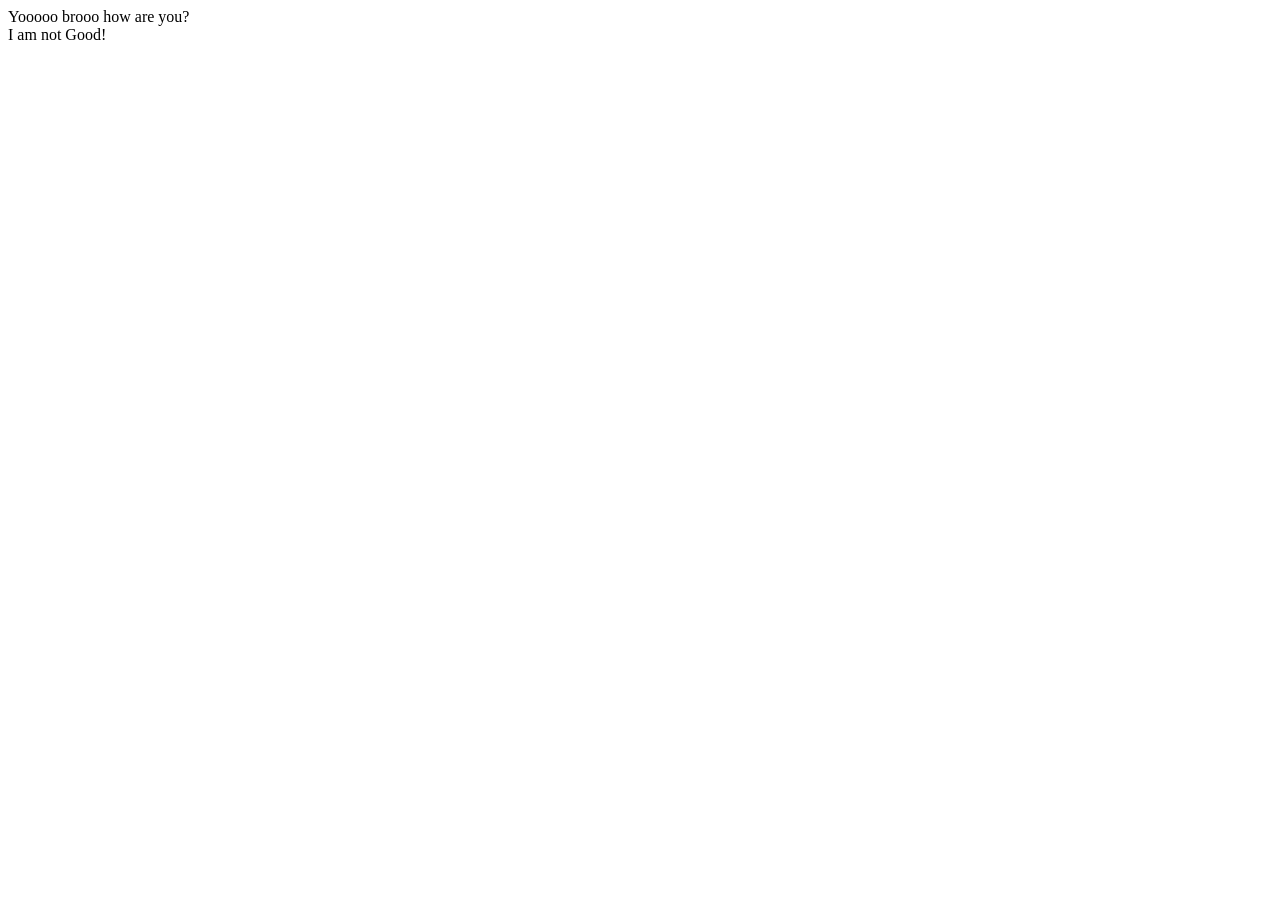
<file: htmlcssjs/HTMLDOM/Mehods1/index.html>
<!DOCTYPE html>
<html lang="en">
<head>
    <meta charset="UTF-8">
    <meta name="viewport" content="width=device-width, initial-scale=1.0">
    <title>Document</title>
</head>
<body>
    <div id="demo">Yooooo</div>

    <script>
        const p = document.getElementById('demo');
        p.append(' brooo', ' how are you?');

        const q = document.createElement('div');
        q.textContent = "I am Good!"
        p.append(q)

        q.innerText = 'I am not Good!';
        console.log(q.textContent);

    </script>
</body>
</html>
</file>
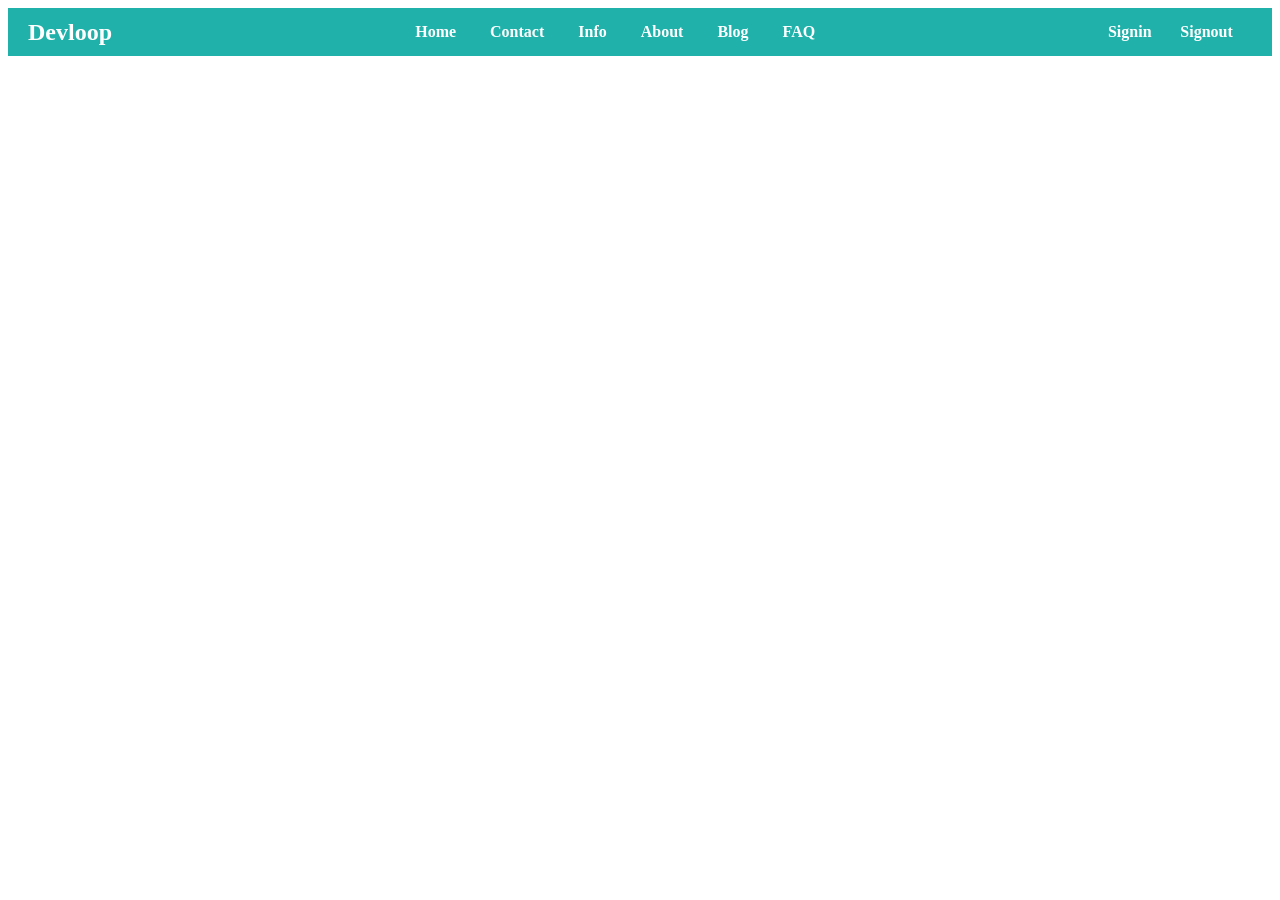
<file: htmlcssjs/Flexbox Grid CSS/Practice flexbox1.html>
<!DOCTYPE html>
<html lang="en">
<head>
    <meta charset="UTF-8">
    <meta name="viewport" content="width=device-width, initial-scale=1.0">
    <title>Flexbox 1</title>
</head>
<body>
    <style>
        .navbar{
            display: flex;
            justify-content: space-between;
            align-items: center;
            padding: 10px 20px;
            background-color: lightseagreen;
        }
        .logo{
            text-decoration: none;
            font-size: 24px;
            color: white;
            font-weight: bold;
            width: 10%;
        }
        .link{
            color: white;
            font-weight: bold;
            text-decoration: none;
            padding: 10px 15px;
            width: 80%;
        }
        .useroption{
            display: flex;  
            align-items: center;
        }
        .useroption a{
            color: white; 
            text-decoration: none; 
            padding: 5px 10px;
            margin-left: 18px;
            font-weight: bold;
            width: 20%;
        }
    </style>


    <div class="navbar">
        <a href="#" class="logo">Devloop</a>

        <div class="navlinks">
            <a href="#" class="link" >Home</a>
            <a href="#" class="link" >Contact</a>
            <a href="#" class="link" >Info</a>
            <a href="#" class="link" >About</a>
            <a href="#" class="link" >Blog</a>
            <a href="#" class="link" >FAQ</a>
        </div>

        <div class="useroption">
            <a href="#">Signin</a>
            <a href="#">Signout</a>
        </div>
    </div>
</body>
</html>
</file>
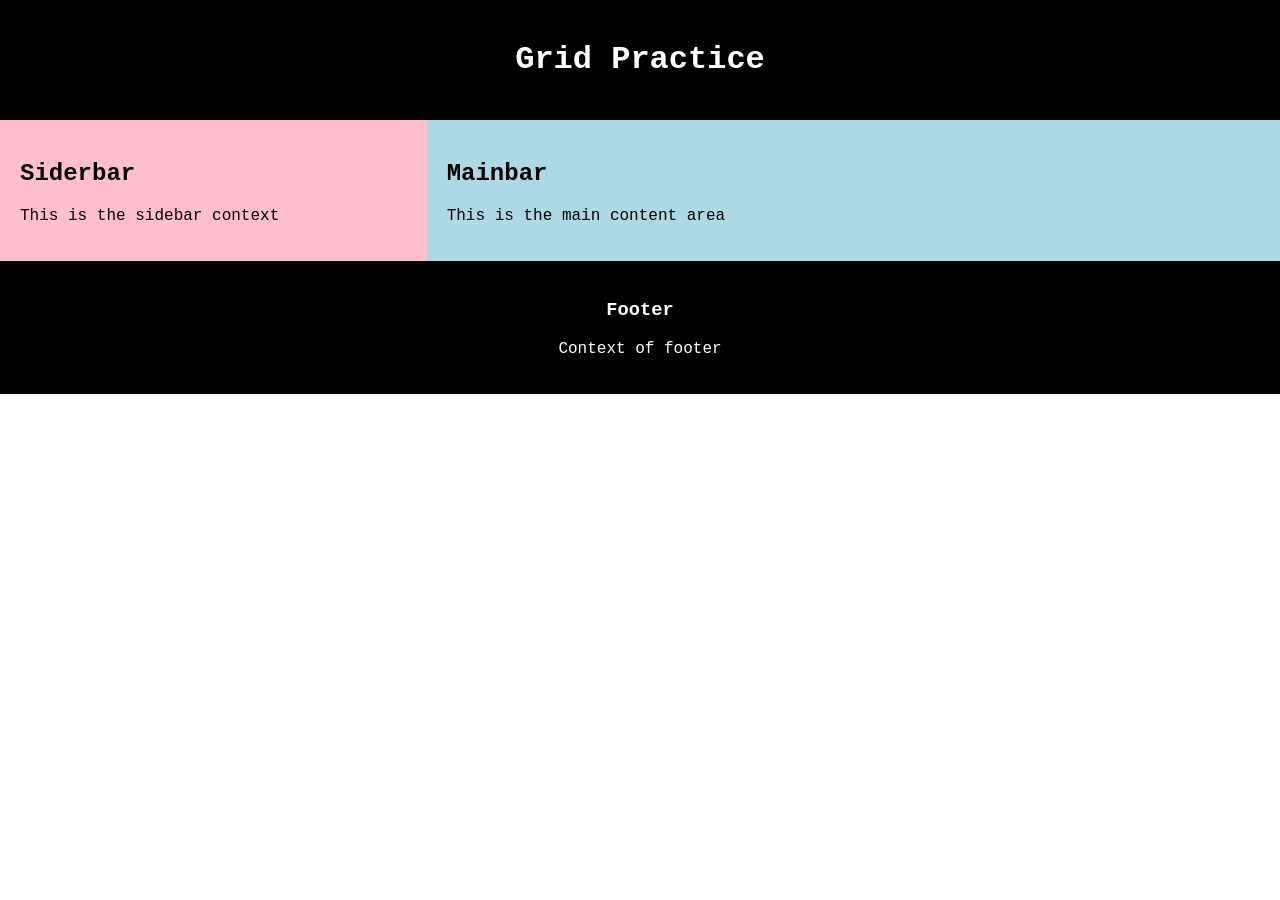
<file: htmlcssjs/Flexbox Grid CSS/Practice grid2.html>
<!DOCTYPE html>
<html lang="en">
<head>
    <meta charset="UTF-8">
    <meta name="viewport" content="width=device-width, initial-scale=1.0">
    <title>Grid 2</title>
</head>
<style>
    body{
        margin: 0;
        padding: 0;
        font-family: 'Courier New', Courier, monospace;
    }
    .header{
        background-color: black;
        color: white;
        text-align: center;
        padding: 20px;
    }
    .layout{
        display: grid;
        grid-template-columns: 1fr 2fr;
    }
    .sidebar{
        background-color: pink;
        color: black;
        padding: 20px;
    }
    .mainbar{
        background-color: lightblue;
        color: black;
        padding: 20px;
    }
    .footer{
        background-color: black;
        color: white;
        padding: 20px;
        text-align: center;
    }
</style>
<body>
    <div class="header">
        <h1>Grid Practice</h1>
    </div>

    <div class="layout">
        <div class="sidebar">
            <h2>Siderbar</h2>
            <p>This is the sidebar context</p>
        </div>
        <div class="mainbar">
            <h2>Mainbar</h2>
            <p>This is the main content area</p>
        </div>
    </div>

    <div class="footer">
        <h3>Footer</h3>
        <p>Context of footer</p>
    </div>

</body>
</html>
</file>
<file: Day 3 Practice/Task/style.css>
.back-image{
        background-image: url('futuristic-digital-data-stream-glowing-600nw-2471304765.webp');
        height: 100vh;
        background-size: cover;
        background-position: center;
    }
    body {
        color: black;
        font-family: Arial, Helvetica, sans-serif;
        margin: 0;
        padding: 0;
        height: 100%;
        width: 100%;
    }
    *{
        text-decoration: none;
        margin: 0;
        padding: 0;
        font-family: 'Franklin Gothic Medium', 'Arial Narrow', Arial, sans-serif;
        box-sizing: border-box;
    }
    
    .navbar{
        display: flex;
        justify-content: space-between;
        align-items: center;
        padding: 20px 20px;
        background-color: lightseagreen;
    }
    .logo{
        text-decoration: none;
        font-size: 34px;
        color: white;
        font-weight: bold;
    }
    .link{
        color: white;
        font-weight: bold;
        text-decoration: none;
        padding: 10px 15px;
    }
    .link:hover{
        background-color: cadetblue;
    }
    .useroption{
        display: flex;  
        align-items: center;
    }
    .useroption a{
        color: white; 
        text-decoration: none; 
        padding: 5px 10px;
        margin-left: 18px;
        font-weight: bold;
    }
    .useroption a:hover{
        background-color: cadetblue;
    }
    .container {
        width: 90%;
        max-width: 1200px;
        margin: 0 auto;
        padding: 0 20px;
    }
    .sectionflex{
        display: flex;
        justify-content: space-evenly;
        gap: 60px;
        align-items: center;
    }
    .site-header {
        background-color: rgba(27, 192, 165, 0.8);
        color: white;
        padding: 2rem 0;
        text-align: center;
        margin-bottom: 2rem;
    }

    .site-header h1 {
        font-size: 3.1rem;
        margin-bottom: 0.5rem;
    }
    .head{
        font-size: 2rem;
        font-weight: bold;
        padding: 10px 15px;
        background-color: rgba(27, 192, 165, 0.8);
        border: 2px solid rgba(27, 192, 165, 0.8);
        color: black;
        text-align: center;
    }
    .contact-form {
        background: white;
        padding: 2rem;
        border-radius: 8px;
        box-shadow: 0 2px 10px rgba(0, 0, 0, 0.1);
        margin: 2rem 0;
        width: 90%;
    }
    .contact-form:hover{
        box-shadow: 0 4px 15px rgba(0, 0, 0, 0.2);
    }
    .contact-form h2 {
        color: rgb(41, 182, 163);
        margin-bottom: 1.5rem;
        font-size: 1.8rem;
    }

    .form-group {
        margin-bottom: 1.5rem;
    }

    .form-group label {
        display: block;
        margin-bottom: 0.5rem;
        font-weight: bold;
        color: #555;
    }

    .form-group input,
    .form-group textarea {
        width: 100%;
        padding: 0.8rem;
        border: 1px solid #ddd;
        border-radius: 4px;
        font-size: 1rem;
        transition: border 0.3s;
    }

    .form-group input:focus,
    .form-group textarea:focus {
        border-color: rgb(41, 182, 163);
        outline: none;
        box-shadow: 0 0 5px rgba(41, 182, 163, 0.5);;
    }

    textarea {
        resize: vertical;
        min-height: 120px;
    }

    .submit-btn {
        background-color: rgb(41, 182, 163);
        color: white;
        border: solid;
        padding: 0.8rem 1.5rem;
        font-size: 1rem;
        border-radius: 4px;
        cursor: pointer;
        transition: background-color 0.3s;
        border-radius: 20px;
        font-weight: bold;
        align-items: center;
    }

    .submit-btn:hover {
        color: rgb(41, 182, 163);
        background-color: white;
        border-color: rgb(41, 182, 163);
        transition: 1s;
    }
    .site-footer {
        background-color: rgba(27, 192, 165, 0.8);
        color: white;
        text-align: center;
        padding: 1.5rem 0;
        margin-top: 2rem;
        position:static;
        bottom: 0;
        width: 100%;
    }

    .site-footer p {
        margin-bottom: 0.5rem;
    }

    .site-footer p:last-child {
        margin-bottom: 0;
    }
</file>
<file: Day 5/Exercise/styles.css>
* {
    margin: 0;
    padding: 0;
    font-family: Arial, sans-serif;
    box-sizing: border-box;
}

body {
    line-height: 1.6;
    color: black;
    min-height: 100vh;
    background: linear-gradient(rgb(255, 185, 197), rgb(207, 52, 52), rgb(255, 185, 197));
}

header {
    background: black;
    color: white;
    text-align: center;
    padding: 4rem 1rem;
    width: 100%;
}

header h1 {
    font-size: 2.5rem;
    margin-bottom: 1rem;
}

header p {
    font-size: 1.2rem;
    opacity: 0.9;
}

nav {
    background: black;
    position: sticky;
    top: 0;
    z-index: 100;
    width: 100%;
    padding: 1rem;
}

.nav-container {
    display: flex;
    justify-content: space-between;
    align-items: center;
    max-width: 1200px;
    margin: 0 auto;
    padding: 0.5rem 1rem;
}

.logo {
    color: white;
    font-size: 1.5rem;
    font-weight: bold;
    text-decoration: none;
}
.logo:hover{
    color: orange;
}
.nav-links {
    display: flex;
    list-style: none;
}

.nav-links li {
    margin-left: 1.5rem;
}

.nav-links a {
    color: white;
    text-decoration: none;
    font-weight: 500;
    padding: 0.5rem 0;
    position: relative;
}

.nav-links a:hover {
    color: orange;
}

.nav-links a::after {
    content: '';
    position: absolute;
    bottom: 0;
    left: 0;
    width: 0;
    height: 2px;
    background: lightsalmon;
    transition: width 0.3s;
}

.nav-links a:hover::after {
    width: 100%;
}

main {
    width: 100%;
    padding: 2rem 1rem;
}

.container{
    max-width: 1400px;
    margin: 0 auto;
    padding: 1rem;
    display: grid;
    grid-template-columns: repeat(auto-fill, minmax(300px, 1fr));
    gap: 3rem;
}

.containeritem{
    width: 100%;
    aspect-ratio: 2/3; /* Maintain 2:3 aspect ratio */
    overflow: hidden;
    border-radius: 5px;
    box-shadow: 0 4px 8px rgba(0,0,0,0.2);
    transition: transform 0.3s ease;
}

.image{
    height: 100%;
    width: 100%;
    object-fit: cover;
    transition: transform 0.3s ease;
}

.containeritem:hover {
    transform: translateY(-5px);
}

.image:hover {
    transform: scale(1.03);
}

.nextprebtn{
    width: 100%;
    padding: 1rem;
    background: transparent;
    color: white;
    border: none;
    text-align: center;
}
.previous{
    background-color: white;
    color: orange;
    font-weight: bolder;
    font-size: 45px;
    border-radius: 35px;
    border: none;
    margin: 1rem 1rem;
}
.next{
    background-color: white;
    color: orange;
    font-weight: bolder;
    font-size: 45px;
    border-radius: 35px;
    border: none;
    margin: 1rem 1rem;
}

.next:hover{
    background-color: orange;
    color: black;
    transition: 0.3s;
}
.previous:hover{
    background-color: orange;
    color: black;
    transition: 0.3s;
}

footer {
    background: black;
    color: white;
    text-align: center;
    padding: 2rem 1rem;
    width: 100%;
}
.footer-bottom:hover{
    color: orange;
}

@media (max-width: 768px) {
    .nav-container {
        flex-direction: column;
    }

    .logo {
        margin-bottom: 1rem;
    }

    .nav-links {
        flex-direction: column;
        align-items: center;
        width: 100%;
    }

    .nav-links li {
        margin: 0.5rem 0;
    }

    header {
        padding: 3rem 1rem;
    }

    header h1 {
        font-size: 2rem;
    }
    
    .container {
        grid-template-columns: repeat(auto-fill, minmax(250px, 1fr));
        gap: 1.5rem;
    }
}

@media (max-width: 480px) {
    .container {
        grid-template-columns: 1fr;
    }
    
    header h1 {
        font-size: 1.8rem;
    }
    
    header p {
        font-size: 1rem;
    }
}
</file>
<file: Day1&2 Tasks/Tasks/styles.css>
*{
    text-decoration: none;
    margin: 0;
    padding: 0;
    font-family: 'Franklin Gothic Medium', 'Arial Narrow', Arial, sans-serif;
    box-sizing: border-box;
}
.container {
    width: 90%;
    max-width: 1200px;
    margin: 0 auto;
    padding: 0 20px;
}
.site-header {
    background-color: rgba(27, 192, 165, 0.8);;
    color: white;
    padding: 2rem 0;
    text-align: center;
    margin-bottom: 2rem;
}

.site-header h1 {
    font-size: 3.1rem;
    margin-bottom: 0.5rem;
}

.site-header p {
    font-size: 2.0rem;
    opacity: 0.9;
}
.navbar{
    background-color: rgba(27, 192, 165, 0.8);;
    font-family: calibri; 
    padding-right: 15px;
    padding-left: 15px;
    padding-top: 20px;
    padding-bottom: 20px;
}
.navdiv{
    display: flex;
    align-items: center; 
    justify-content: space-between;
}
.logo a{
    font-size: 45px; 
    font-weight: 600; 
    color: white;
    margin-left: 20px;
}
.nav-link{
    color: white;
}
.nav-link:hover{
    color: black;
}
.navitem{
    list-style: none; 
    display: inline-block;
}
.navitem a{
    color: white; 
    font-size: 20px; 
    font-weight: bold; 
    margin-right: 25px;
}
.navitem a:hover{
    color: black;
}
.signin{
    background-color: black;
    color: White;
    font-weight: bold;
    font-size: 18px; 
    margin-left: 10px; 
    border-radius: 20px; 
    padding: 10px; 
    width: 90px;
    border: none;
    border-color: white;
    transition: 0.3s;
}
.signin:hover{
    background-color: white;
    color: black;
    border-color: black;
    border: solid;
    padding: 12px;
}
.signup{
    background-color: black;
    color: White;
    font-weight: bold;
    font-size: 18px; 
    margin-left: 10px; 
    border-radius: 20px; 
    padding: 10px; 
    width: 90px;
    border: none;
    border-color: white;
    transition: 0.3s;
}
.signup:hover{
    background-color: white;
    color: black;
    border-color: black;
    border: solid;
    padding: 12px;
}	
section{
    text-align: center;
}
h1,h2,h3{
    margin-top: 8px;
}
.contact-form {
    background: white;
    padding: 2rem;
    border-radius: 8px;
    box-shadow: 0 2px 10px rgba(0, 0, 0, 0.1);
    margin: 2rem 0;
}
.contact-form:hover{
    box-shadow: 0 4px 15px rgba(0, 0, 0, 0.2);
}
.contact-form h2 {
    color: rgb(41, 182, 163);
    margin-bottom: 1.5rem;
    font-size: 1.8rem;
}

.form-group {
    margin-bottom: 1.5rem;
}

.form-group label {
    display: block;
    margin-bottom: 0.5rem;
    font-weight: bold;
    color: #555;
}

.form-group input,
.form-group textarea {
    width: 100%;
    padding: 0.8rem;
    border: 1px solid #ddd;
    border-radius: 4px;
    font-size: 1rem;
    transition: border 0.3s;
}

.form-group input:focus,
.form-group textarea:focus {
    border-color: rgb(41, 182, 163);
    outline: none;
    box-shadow: 0 0 5px rgba(41, 182, 163, 0.5);;
}

textarea {
    resize: vertical;
    min-height: 120px;
}

.submit-btn {
    background-color: rgb(41, 182, 163);
    color: white;
    border: solid;
    padding: 0.8rem 1.5rem;
    font-size: 1rem;
    border-radius: 4px;
    cursor: pointer;
    transition: background-color 0.3s;
    border-radius: 20px;
    font-weight: bold;
}

.submit-btn:hover {
    color: rgb(41, 182, 163);
    background-color: white;
    border-color: rgb(41, 182, 163);
    transition: 1s;
}
.site-footer {
    background-color: rgba(27, 192, 165, 0.8);
    color: white;
    text-align: center;
    padding: 1.5rem 0;
    margin-top: 2rem;
    position: relative;
    bottom: 0;
    width: 100%;
}

.site-footer p {
    margin-bottom: 0.5rem;
}
</file>
<file: Day3/Task/style.css>
* {
    box-sizing: border-box;
    margin: 0;
    padding: 0;
    font-family: Arial, sans-serif;
}

.back-image{
    background-image: url('futuristic-digital-data-stream-glowing-600nw-2471304765.webp');
    height: 100vh;
    background-size: cover;
    background-position: center;
}

body {
    min-height: 100vh;
    display: flex;
    flex-direction: column;
    background-color: white;
}

header, footer {
    background-color: rgb(54, 167, 196);
    color: white;
    padding: 1rem;
    text-align: center;
}

main {
    flex: 1;
    padding: 2rem;
}

.forms-container {
    display: flex;
    flex-wrap: wrap;
    gap: 2rem;
    justify-content: center;
}

.form-card {
    flex: 1 1 calc(33.333% - 2rem);
    min-width: 300px;
    max-width: 400px;
    background: white;
    border-radius: 8px;
    box-shadow: 0 2px 10px rgba(0, 0, 0, 0.1);
    padding: 1.5rem;
    display: flex;
    flex-direction: column;
}

.form-title {
    margin-bottom: 1rem;
    color: black;
    border-bottom: 2px solid white;
    padding-bottom: 0.5rem;
}

.form-group {
    margin-bottom: 1rem;
}

label {
    display: block;
    margin-bottom: 0.5rem;
    font-weight: bold;
    color: black;
}

input, select, textarea {
    width: 100%;
    padding: 0.75rem;
    border: 1px solid rgb(54, 167, 196);
    border-radius: 4px;
    font-size: 1rem;
}

button {
    background-color: rgb(56, 163, 56);
    color: white;
    border: none;
    padding: 0.75rem 1.5rem;
    border-radius: 4px;
    cursor: pointer;
    font-size: 1rem;
    margin-top: auto;
    align-self: flex-start;
}

button:hover {
    background-color: rgb(81, 230, 105);
}

footer {
    margin-top: auto;
}
</file>
<file: Day4/Exercise/style.css>
* {
            margin: 0;
            padding: 0;
            font-family: 'Franklin Gothic Medium', 'Arial Narrow', Arial, sans-serif;
            text-decoration: none;
        }
        body {
            width: 100%;
            height: 100%;
            box-sizing: border-box;
            background-image: url('BackGround.jpg');
        }
        .navbar {
            display: flex;
            background-color: pink;
            flex-flow: row;
            align-items: center;
            justify-content: space-between;
            height: 80px;
            flex-wrap: wrap;
            padding: 0 20px;
        }
        .logo p {
            font-size: 40px;
            font-weight: bold;
            color: black;
            margin-left: 30px;
            text-shadow: 2px 2px 5px rgb(109, 58, 66);
        }
        .navitems ul {
            display: flex;
            list-style: none;
        }
        .navitem {
            padding: 4px 4px;
            margin-left: 40px;
            font-size: 25px;
            font-weight: bold;
            color: black;
            text-shadow: 2px 2px 5px rgb(109, 58, 66);
        }
        .navitem:hover {
            background-color: antiquewhite;
        }
        #search {
            border-radius: 30px;
            border-style: solid;
            width: 250px;
            padding: 10px;
            font-size: 20px;
        }
        .buttons{
            display: inline-block;
        }
        .login{
            padding: 10px 20px;
            font-size: 20px;
            background-color: black;
            color: white;
            font-weight: bold;
            border: none;
            border-radius: 18px;
            margin-right: 8px;
            margin-left: 8px;

        }
        .signup {
            padding: 10px 10px;
            font-size: 20px;
            background-color: black;
            color: white;
            font-weight: bold;
            border: none;
            border-radius: 18px;
            margin-right: 0px;
            margin-left: 8px;
        }
        .login:hover, .signup:hover {
            background-color: white;
            color: black;
        }        
        .head{
            background: linear-gradient(red, pink, purple);
            background-clip: text;
            color: transparent;
            text-align: center;
            font-size: 40px;
            font-weight: bold;
            margin-top: 10px;
        }
        .container{
            display: flex;
            flex-wrap: wrap;
            gap: 2rem;
            justify-content: center;
            padding: 50px 50px;
        }
        .containeritem{
            flex: 1 1 calc(33.333% - 2rem);
            min-width: 300px;
            max-width: 400px;
            background: white;
            border-radius: 8px;
            box-shadow: 0 2px 10px rgba(0, 0, 0, 0.1);
            padding: 1.5rem;
            display: flex;
            flex-direction: column;
            margin-bottom: 1rem;
        }
        .image{
            height: 100%;
            width: 100%;
            display: block;
            object-fit: cover;
        }
        .imagecontainer{
            width: 400px;
            height: 250px;
        }
        .imagecontainer:hover{
            opacity: 0.7;
        }
        .text p{
            font-size: 24px;
            font-weight: bold;
            margin: 5px 5px;
        }
        .buttoncontainer{
            text-align: center;
        }
        button{
            background-color: pink;
            color: black;
            font-size: 20px;
            font-weight: bold;
            margin: 5px 5px;
            padding: 1rem 1rem;
            border: none;
            border-radius: 14px;
        }
        button:hover{
            background-color: black;
            color: pink;
        }
        footer{
            background-color: pink;
            display: flex;
            flex-wrap: wrap;
            color: black;
            width: 100%;
            position: relative;
            bottom: 0;
            margin: 0;
            padding: 1.5rem 0;
            justify-content: center;
        }
        footer p{
            font-size: 18px;
            font-weight: bold;
        }
        
        @media (max-width: 1200px) {
            #search {
                width: 200px;
            }
        }

        @media (max-width: 992px) {
            .navbar {
                height: auto;
                padding: 15px;
            }
            .navitems {
                order: 3;
                width: 100%;
                margin-top: 15px;
            }
            .navitems ul {
                justify-content: center;
            }
            .navitem {
                margin: 0 15px;
            }
            .space {
                margin-left: auto;
            }
        }

        @media (max-width: 768px) {
            .logo p {
                font-size: 30px;
            }
            .navitem {
                font-size: 20px;
                margin: 0 10px;
            }
            #search {
                width: 150px;
                font-size: 16px;
            }
            .signup {
                font-size: 16px;
                padding: 6px 8px;
            }
            .login{
                font-size: 16px;
                padding: 6px 10px;
                text-align: center;
            }
        }

        @media (max-width: 576px) {
            .navbar {
                flex-direction: column;
                align-items: stretch;
            }
            .logo {
                text-align: center;
                margin-bottom: 10px;
            }
            .space {
                display: flex;
                flex-direction: column;
                align-items: center;
                margin: 10px 0;
            }
            #search {
                width: 100%;
                margin-bottom: 10px;
            }
            .buttons{
                flex-direction: row;
                align-items: center;
            }
            .navitems ul {
                flex-direction: row;
                align-items: center;
                justify-content: space-between;
            }
            .navitem {
                margin: 5px 0;
            }
        }
</file>
<file: Week 2 Day 1/web/style.css>
@import url("https://fonts.googleapis.com/css2?family=Poppins:wght@200;300;400;500;600;700&display=swap");
* {
  margin: 0;
  padding: 0;
  box-sizing: border-box;
  font-family: "Poppins", sans-serif;
}
::selection {
  color: #000;
  background: white;
}

/* Navigation */
nav {
  top: 0;
  position: sticky;
  background: rgb(26, 25, 25);
  width: 100%;
  padding: 10px 0;
  z-index: 12;
}
nav .menu {
  max-width: 1250px;
  margin: auto;
  display: flex;
  align-items: center;
  justify-content: space-between;
  padding: 0 20px;
  flex-wrap: wrap;
}
.menu .logo a {
  text-decoration: none;
  color: white;
  font-size: 35px;
  font-weight: 600;
}
.menu ul {
  display: flex;
  flex-wrap: wrap;
  list-style: none;
}
.menu ul li {
  margin-left: 7px;
}
.menu ul li:first-child {
  margin-left: 0;
}
.menu ul li a {
  text-decoration: none;
  color: white;
  font-size: 18px;
  font-weight: 500;
  padding: 8px 15px;
  border-radius: 5px;
  transition: all 0.3s ease;
  display: inline-block;
}
.menu ul li a:hover {
  background: white;
  color: black;
}
nav ul li a.active {
  color: rgb(255, 136, 0); 
  font-weight: bold;
  text-decoration: underline;
}
.theme-toggle{
  display: flex;
  align-items: center;
  justify-content: center;
  width: 40px;
  height: 40px;
  border-radius: 50%;
  background-color: transparent;
  border: solid 1px white;
  cursor: pointer;
  transition: all 0.3s ease;;
}
.theme-toggle:hover {
  background-color: rgba(255, 255, 255, 0.2);
}

/* Hero Section */
.img {
  background: url("Images/BeautifulTree.jpeg") no-repeat;
  width: 100%;
  height: 100vh;
  min-height: 500px;
  background-size: cover;
  background-position: center;
  position: relative;
}
.img::before {
  content: "";
  position: absolute;
  height: 100%;
  width: 100%;
  background: rgba(0, 0, 0, 0.4);
}
.center {
  position: absolute;
  top: 50%;
  left: 50%;
  transform: translate(-50%, -50%);
  width: 100%;
  padding: 0 20px;
  text-align: center;
}
.center .title {
  color: white;
  font-size: clamp(32px, 6vw, 55px);
  font-weight: 600;
  margin-bottom: 10px;
}
.center .sub_title {
  color: white;
  font-size: clamp(28px, 5vw, 52px);
  font-weight: 600;
}
.center .btns {
  margin-top: 20px;
  display: flex;
  justify-content: center;
  flex-wrap: wrap;
  gap: 15px;
}
.center .btns button {
  height: 55px;
  width: 170px;
  border-radius: 5px;
  border: none;
  border: 2px solid white;
  font-size: 20px;
  font-weight: 500;
  padding: 0 10px;
  cursor: pointer;
  outline: none;
  transition: all 0.3s ease;
}
.center .btns button:first-child {
  color: white;
  background: none;
}
.btns button:first-child:hover {
  background: white;
  color: black;
}
.center .btns button:last-child {
  background: none;
  color: white;
}
.btns button:last-child:hover {
  background: white;
  color: black;
}

/* Main Content */
main {
  width: 100%;
  padding: 2rem 1rem;
  background: linear-gradient(rgb(255, 185, 197), rgb(207, 52, 52), rgb(255, 185, 197));
}

/* Gallery Section */
.container {
  max-width: 1400px;
  margin: 0 auto;
  padding: 1rem;
  display: grid;
  grid-template-columns: repeat(auto-fill, minmax(300px, 1fr));
  gap: 2rem;
}
.containeritem {
  width: 100%;
  aspect-ratio: 2/3;
  overflow: hidden;
  border-radius: 5px;
  box-shadow: 0 4px 8px rgba(0,0,0,0.2);
  transition: transform 0.3s ease;
}
.image {
  height: 100%;
  width: 100%;
  object-fit: cover;
  transition: transform 0.3s ease;
}
.containeritem:hover {
  transform: translateY(-5px);
}
.image:hover {
  transform: scale(1.03);
}

/* About Section */
.about-section {
  display: flex;
  flex-wrap: wrap;
  font-size: clamp(28px, 5vw, 40px);
  font-weight: 600;
  color: rgb(26, 25, 25);
  justify-content: center;
  background: linear-gradient(rgb(255, 185, 197), rgb(207, 52, 52));
  padding: 2rem 1rem 0;
}
.about-section h1 {
  text-shadow: 0 4px 8px rgba(0,0,0,0.2);
  text-align: center;
  width: 100%;
}
.about-container {
  max-width: 1400px;
  margin: 0 auto;
  background: transparent;
  padding: 2rem 1rem;
  color: black;
  display: flex;
  flex-wrap: wrap;
  justify-content: center;
  align-items: center;
  gap: 2rem;
}
.about-text {
  font-size: clamp(16px, 2.5vw, 20px);
  font-weight: 400;
  color: black;
  flex: 1;
  min-width: 300px;
  max-width: 800px;
  padding: 1rem;
}
.about-text p, 
.about-text h2, 
.about-text .read {
  margin: 1rem 0;
}
#aboutimage {
  width: 100%;
  max-width: 600px;
  height: auto;
  aspect-ratio: 1/1;
  object-fit: cover;
  border-radius: 5px;
  box-shadow: 0 4px 8px rgba(0,0,0,0.2);
  transition: transform 0.3s ease;
}
.about-image{
  transform: translateY(-3px);
}
#aboutimage:hover {
  transform: scale(1.03);
}
.read {
  height: 55px;
  width: 170px;
  border-radius: 5px;
  border: none;
  color: black;
  background-color: transparent;
  border: 2px solid black;
  font-size: clamp(16px, 2vw, 20px);
  font-weight: 500;
  padding: 0 10px;
  cursor: pointer;
  outline: none;
  transition: all 0.3s ease;
}
.read:hover {
  background: black;
  color: white;
}

/* Contact Section */
.contact-section {
  background: linear-gradient(rgb(207, 52, 52),rgb(255, 185, 197));
  text-align: center;
  font-size: clamp(28px, 5vw, 40px);
  font-weight: 600;
  color: rgb(26, 25, 25);
  padding: 2rem 1rem 0;
}
.contact-section h1 {
  text-shadow: 0 4px 8px rgba(0,0,0,0.2);
}
.contact-div {
  max-width: 1400px;
  margin: 0 auto;
  display: flex;
  flex-wrap: wrap;
  color: black;
  justify-content: center;
  align-items: flex-start;
  gap: 2rem;
  padding: 2rem 1rem;
  background: transparent;
}
.contact-text {
  font-size: clamp(16px, 2.5vw, 20px);
  font-weight: 400;
  color: black;
  flex: 1;
  min-width: 300px;
  max-width: 600px;
  padding: 1rem;
  padding-top: 8rem;
  padding-right: 6rem;
}
.contact-form {
  font-size: clamp(16px, 2.5vw, 20px);
  font-weight: 400;
  color: black;
  flex: 1;
  min-width: 300px;
  max-width: 800px;
  background: transparent;
  padding: 2rem;
  border-radius: 8px;
  box-shadow: 0 2px 10px rgba(0, 0, 0, 0.1);
  transition: box-shadow 0.3s ease;
}
.contact-form:hover {
  box-shadow: 0 4px 15px rgba(0, 0, 0, 0.2);
}
.form-group {
  margin-bottom: 1.5rem;
}
.form-group label {
  display: block;
  margin-bottom: 0.5rem;
  font-weight: bold;
  color: black;
}
.form-group input,
.form-group textarea {
  width: 100%;
  padding: 0.8rem;
  border: 1px solid rgb(187, 153, 153);
  border-radius: 4px;
  font-size: 1rem;
  transition: border 0.3s;
  background: rgba(255, 255, 255, 0.1);
  color: black;
  background: transparent;
}
.form-group input::placeholder,
.form-group textarea::placeholder {
  color: rgba(255, 255, 255, 0.7);
}
.form-group input:focus,
.form-group textarea:focus {
  border-color: rgb(41, 182, 163);
  outline: none;
  box-shadow: 0 0 5px rgba(41, 182, 163, 0.5);
}
textarea {
  resize: vertical;
  min-height: 120px;
}
.submit-btn {
  height: 55px;
  width: 170px;
  border-radius: 5px;
  border: none;
  color: black;
  background-color: transparent;
  border: 2px solid black;
  font-size: clamp(16px, 2vw, 20px);
  font-weight: 500;
  padding: 0 10px;
  cursor: pointer;
  outline: none;
  transition: all 0.3s ease;
}
.submit-btn:hover {
  background: black;
  color: white;
}

.errormessage{
  background-color: lightcoral;
  color: red;
}

/* Footer */
footer {
  background: rgb(26, 25, 25);
  color: white;
  text-align: center;
  padding: 2rem 1rem;
  width: 100%;
}
.footer-bottom:hover {
  color: orange;
}

/* Media Queries */
@media (max-width: 992px) {
  .center .btns button {
    width: 150px;
    height: 50px;
    font-size: 18px;
  }
  
  .about-container, 
  .contact-div {
    flex-direction: column;
    align-items: center;
  }
  
  .about-text,
  .contact-text {
    text-align: center;
  }
  
  .read,
  .submit-btn {
    margin: 0 auto;
  }
}

@media (max-width: 768px) {
  .menu {
    flex-direction: column;
    padding: 15px 0;
  }
  
  .menu ul {
    margin-top: 15px;
    width: 100%;
    justify-content: center;
  }
  
  .menu ul li {
    margin: 5px;
  }
  
  .container {
    grid-template-columns: repeat(auto-fill, minmax(250px, 1fr));
    gap: 1.5rem;
  }
  
  .center .title {
    font-size: clamp(28px, 8vw, 42px);
  }
  
  .center .sub_title {
    font-size: clamp(24px, 7vw, 38px);
  }
  
  .about-text,
  .contact-text {
    padding: 1rem 0;
  }
  
  .contact-form {
    padding: 1.5rem;
  }
}

@media (max-width: 480px) {
  .menu .logo a {
    font-size: 28px;
  }
  
  .menu ul li a {
    padding: 6px 10px;
    font-size: 16px;
  }
  
  .container {
    grid-template-columns: 1fr;
  }
  
  .center .btns {
    flex-direction: column;
    align-items: center;
  }
  
  .center .btns button {
    width: 140px;
    height: 45px;
    font-size: 16px;
    margin: 5px 0;
  }
  
  .read,
  .submit-btn {
    width: 140px;
    height: 45px;
    font-size: 16px;
  }
  
  .img {
    height: 80vh;
    min-height: 400px;
  }
}
</file>
